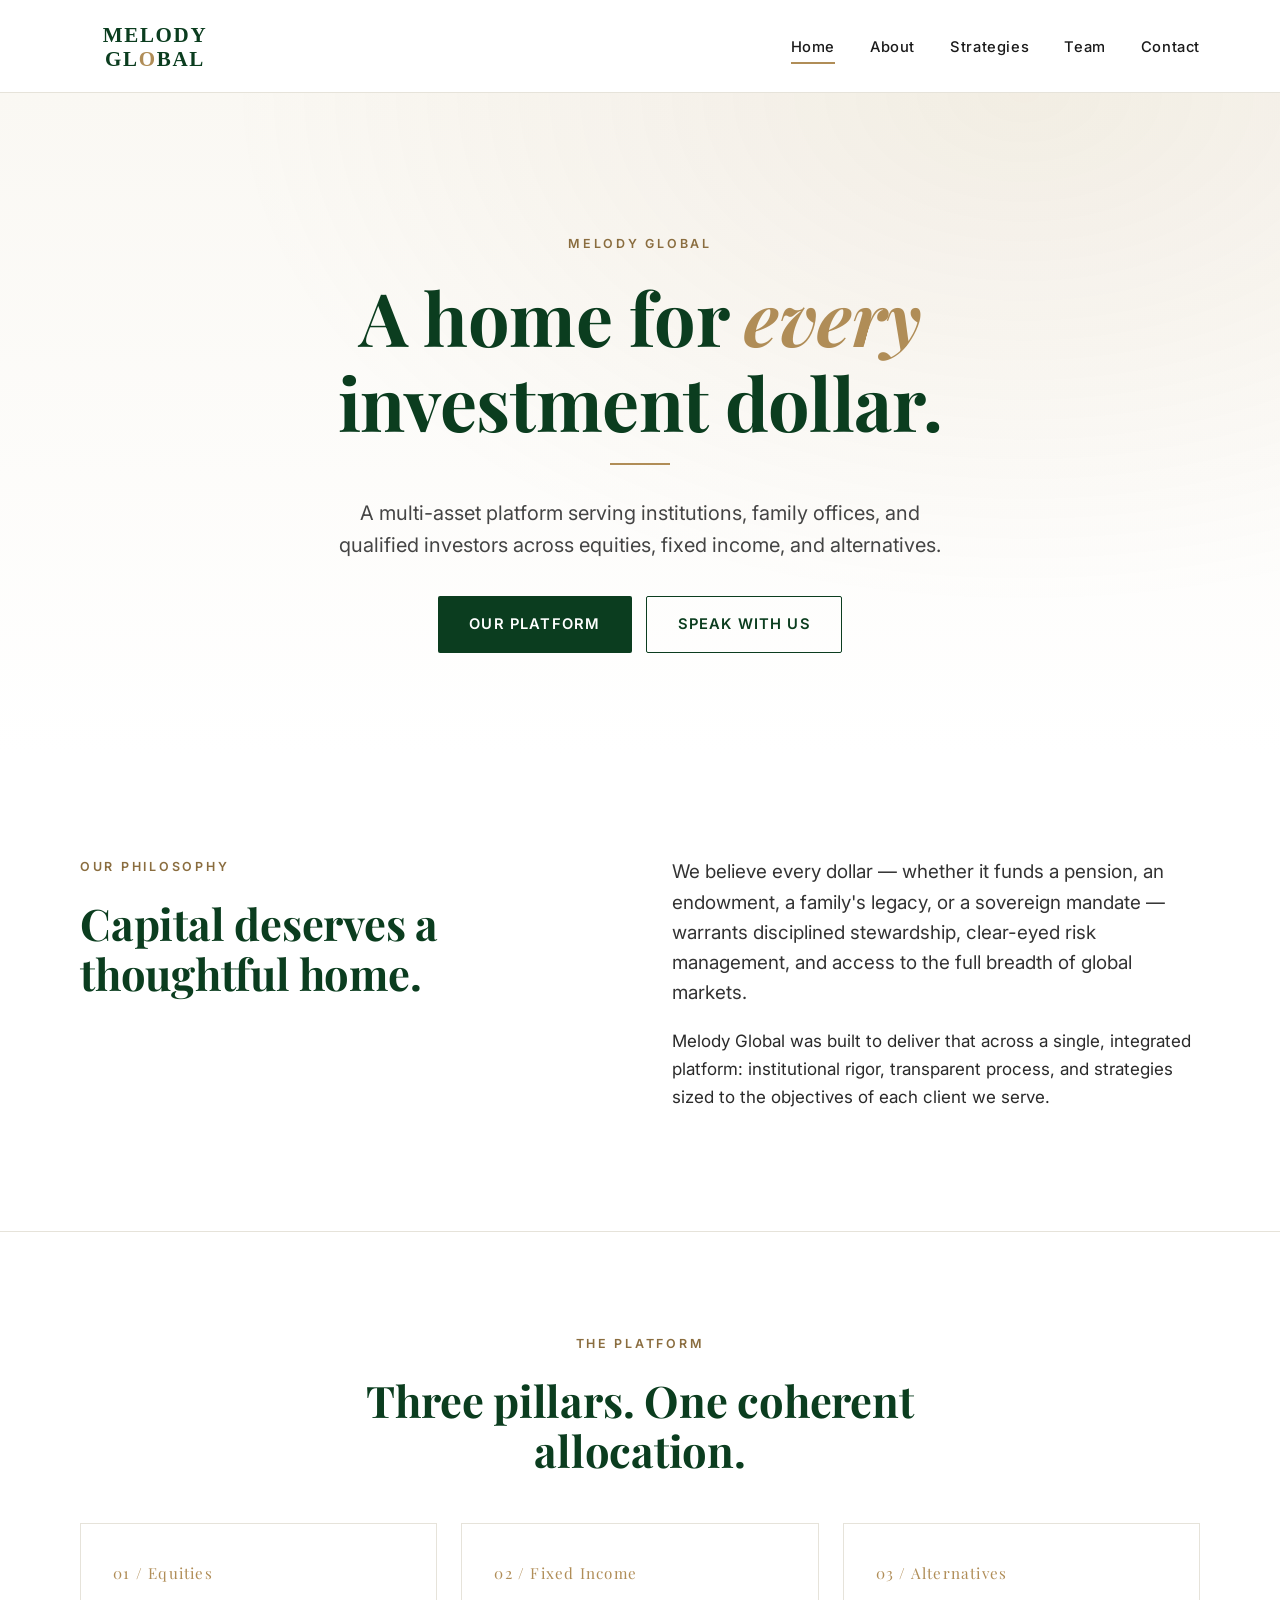
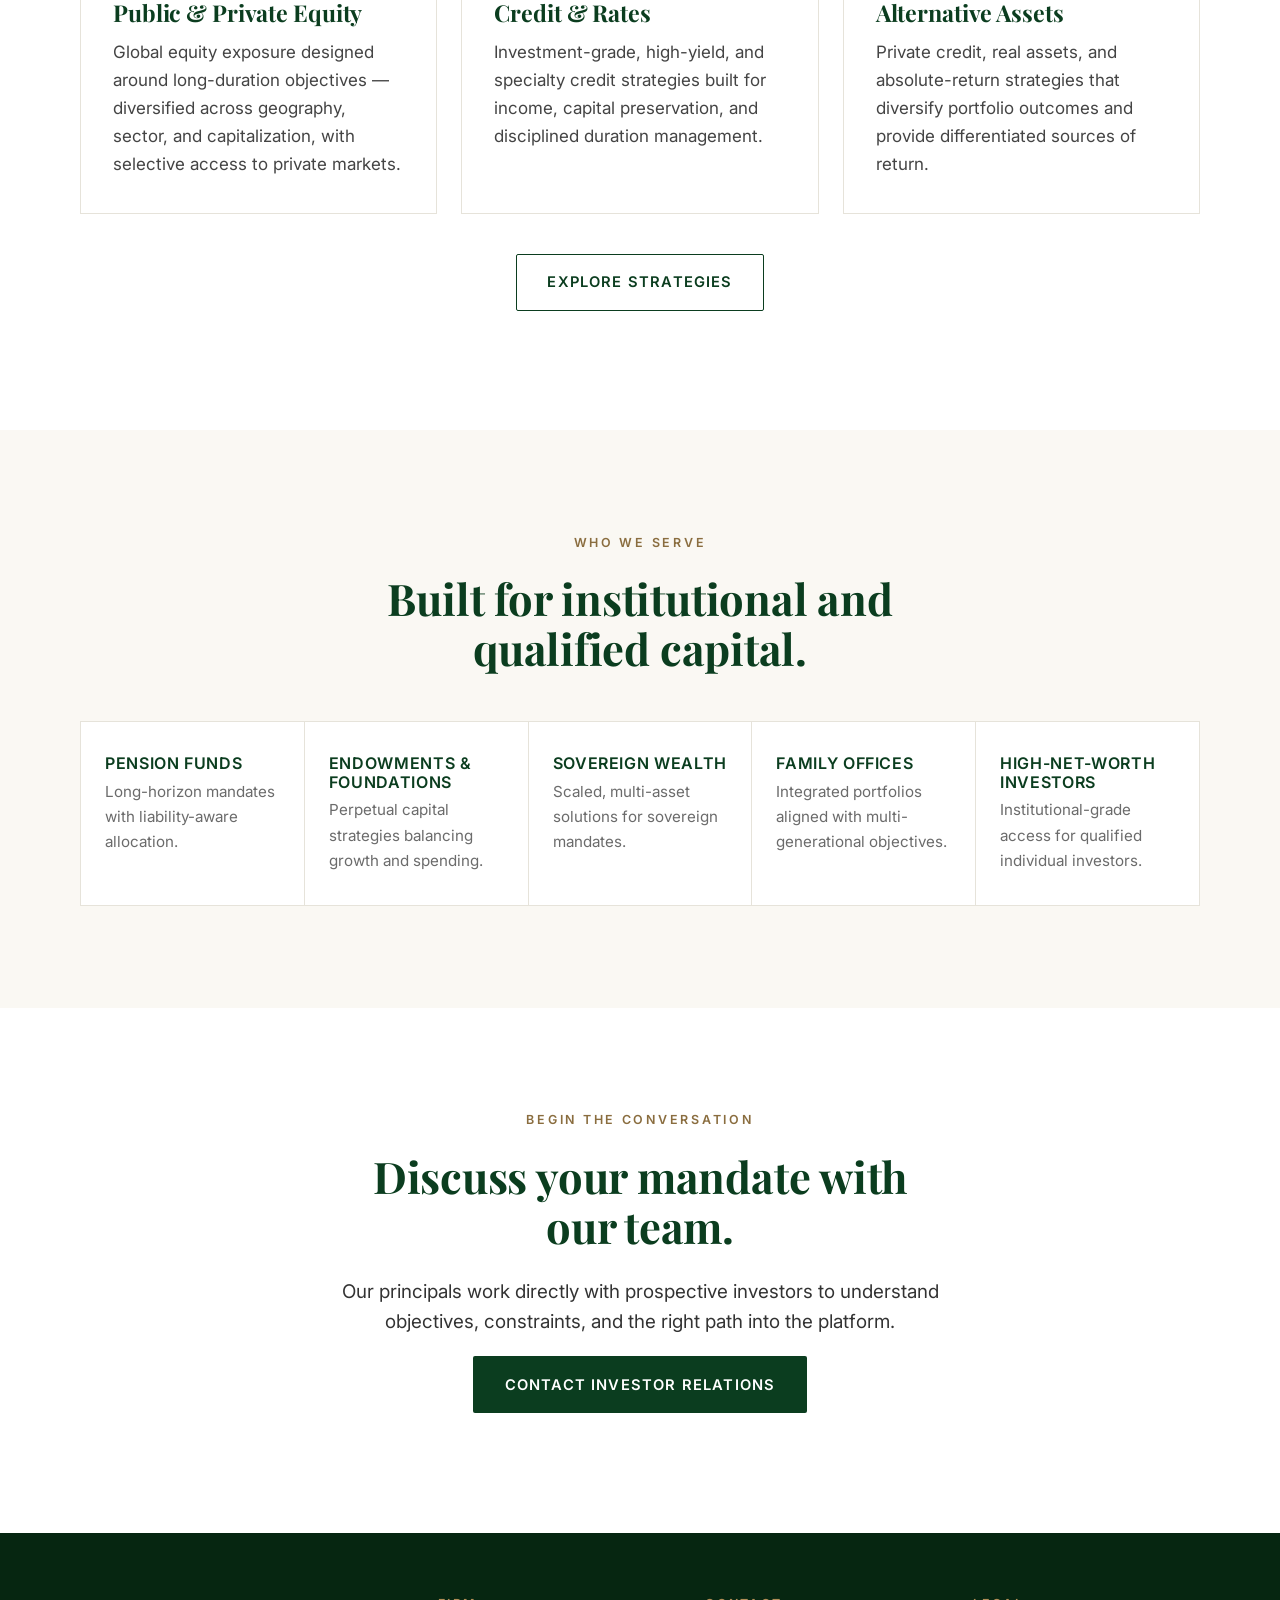
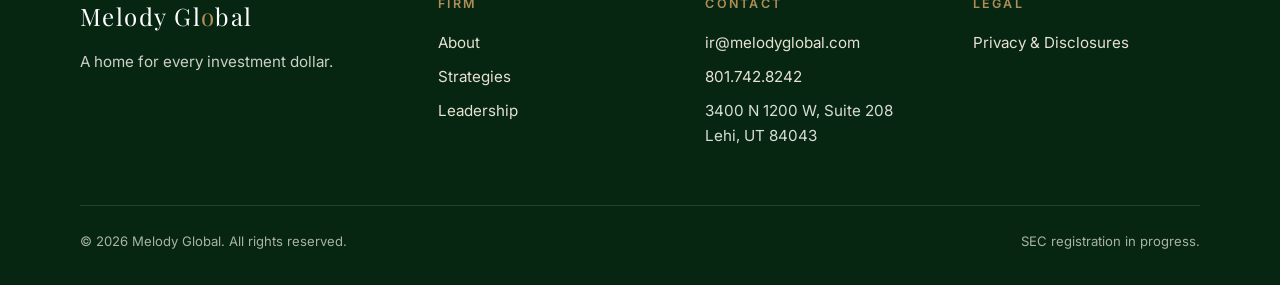
<file: index.html>
<!doctype html>
<html lang="en">
<head>
<meta charset="utf-8">
<meta name="viewport" content="width=device-width, initial-scale=1">
<title>Melody Global — A home for every investment dollar</title>
<meta name="description" content="Melody Global is an asset management firm offering institutional access to equities, fixed income, and alternative assets.">
<meta property="og:title" content="Melody Global">
<meta property="og:description" content="A home for every investment dollar.">
<meta property="og:url" content="https://melodyglobal.com/">
<meta property="og:type" content="website">
<link rel="canonical" href="https://melodyglobal.com/">
<link rel="icon" type="image/svg+xml" href="assets/logo.svg">
<link rel="preconnect" href="https://fonts.googleapis.com">
<link rel="preconnect" href="https://fonts.gstatic.com" crossorigin>
<link href="https://fonts.googleapis.com/css2?family=Inter:wght@400;500;600;700&family=Playfair+Display:ital,wght@0,500;0,700;1,500;1,700&display=swap" rel="stylesheet">
<link rel="stylesheet" href="assets/styles.css">
</head>
<body>

<header class="site-header">
  <nav class="nav" aria-label="Primary">
    <a href="index.html" class="nav__brand" aria-label="Melody Global home"><img src="assets/logo.svg" alt="Melody Global"></a>
    <button class="nav__toggle" aria-label="Toggle menu" aria-expanded="false">
      <svg width="24" height="24" viewBox="0 0 24 24" fill="none" stroke="currentColor" stroke-width="2" stroke-linecap="round"><line x1="3" y1="6" x2="21" y2="6"/><line x1="3" y1="12" x2="21" y2="12"/><line x1="3" y1="18" x2="21" y2="18"/></svg>
    </button>
    <ul class="nav__links">
      <li><a href="index.html" class="active">Home</a></li>
      <li><a href="about.html">About</a></li>
      <li><a href="strategies.html">Strategies</a></li>
      <li><a href="team.html">Team</a></li>
      <li><a href="contact.html">Contact</a></li>
    </ul>
  </nav>
</header>

<main>

  <section class="hero">
    <div class="container hero__inner">
      <p class="eyebrow">Melody Global</p>
      <h1>A home for <span class="accent">every</span> investment dollar.</h1>
      <div class="hero__rule" aria-hidden="true"></div>
      <p class="lead">A multi-asset platform serving institutions, family offices, and qualified investors across equities, fixed income, and alternatives.</p>
      <div class="btn-group">
        <a class="btn btn-primary" href="strategies.html">Our Platform</a>
        <a class="btn btn-ghost" href="contact.html">Speak With Us</a>
      </div>
    </div>
  </section>

  <section>
    <div class="container">
      <div class="two-col">
        <div>
          <p class="eyebrow">Our Philosophy</p>
          <h2>Capital deserves a thoughtful home.</h2>
        </div>
        <div>
          <p class="lead">We believe every dollar — whether it funds a pension, an endowment, a family's legacy, or a sovereign mandate — warrants disciplined stewardship, clear-eyed risk management, and access to the full breadth of global markets.</p>
          <p>Melody Global was built to deliver that across a single, integrated platform: institutional rigor, transparent process, and strategies sized to the objectives of each client we serve.</p>
        </div>
      </div>
    </div>
  </section>

  <div class="divider"></div>

  <section>
    <div class="container">
      <div style="text-align:center; max-width:640px; margin:0 auto 3rem;">
        <p class="eyebrow">The Platform</p>
        <h2>Three pillars. One coherent allocation.</h2>
      </div>
      <div class="cards">
        <article class="card">
          <span class="card__num">01 / Equities</span>
          <h3>Public &amp; Private Equity</h3>
          <p>Global equity exposure designed around long-duration objectives — diversified across geography, sector, and capitalization, with selective access to private markets.</p>
        </article>
        <article class="card">
          <span class="card__num">02 / Fixed Income</span>
          <h3>Credit &amp; Rates</h3>
          <p>Investment-grade, high-yield, and specialty credit strategies built for income, capital preservation, and disciplined duration management.</p>
        </article>
        <article class="card">
          <span class="card__num">03 / Alternatives</span>
          <h3>Alternative Assets</h3>
          <p>Private credit, real assets, and absolute-return strategies that diversify portfolio outcomes and provide differentiated sources of return.</p>
        </article>
      </div>
      <p style="text-align:center; margin-top:2.5rem;"><a class="btn btn-ghost" href="strategies.html">Explore Strategies</a></p>
    </div>
  </section>

  <section style="background:var(--paper);">
    <div class="container">
      <div style="text-align:center; max-width:640px; margin:0 auto 3rem;">
        <p class="eyebrow">Who We Serve</p>
        <h2>Built for institutional and qualified capital.</h2>
      </div>
      <div class="audience">
        <div class="audience__item">
          <h4>Pension Funds</h4>
          <p>Long-horizon mandates with liability-aware allocation.</p>
        </div>
        <div class="audience__item">
          <h4>Endowments &amp; Foundations</h4>
          <p>Perpetual capital strategies balancing growth and spending.</p>
        </div>
        <div class="audience__item">
          <h4>Sovereign Wealth</h4>
          <p>Scaled, multi-asset solutions for sovereign mandates.</p>
        </div>
        <div class="audience__item">
          <h4>Family Offices</h4>
          <p>Integrated portfolios aligned with multi-generational objectives.</p>
        </div>
        <div class="audience__item">
          <h4>High-Net-Worth Investors</h4>
          <p>Institutional-grade access for qualified individual investors.</p>
        </div>
      </div>
    </div>
  </section>

  <section>
    <div class="container" style="text-align:center; max-width:680px;">
      <p class="eyebrow">Begin the Conversation</p>
      <h2>Discuss your mandate with our team.</h2>
      <p class="lead">Our principals work directly with prospective investors to understand objectives, constraints, and the right path into the platform.</p>
      <p><a class="btn btn-primary" href="contact.html">Contact Investor Relations</a></p>
    </div>
  </section>

</main>

<footer class="site-footer">
  <div class="container">
    <div class="footer-grid">
      <div class="footer__brand">
        <p class="mark">Melody Gl<span>o</span>bal</p>
        <p>A home for every investment dollar.</p>
      </div>
      <div>
        <h4>Firm</h4>
        <ul>
          <li><a href="about.html">About</a></li>
          <li><a href="strategies.html">Strategies</a></li>
          <li><a href="team.html">Leadership</a></li>
        </ul>
      </div>
      <div>
        <h4>Contact</h4>
        <ul>
          <li><a href="mailto:ir@melodyglobal.com">ir@melodyglobal.com</a></li>
          <li><a href="tel:+18017428242">801.742.8242</a></li>
          <li>3400 N 1200 W, Suite 208<br>Lehi, UT 84043</li>
        </ul>
      </div>
      <div>
        <h4>Legal</h4>
        <ul>
          <li><a href="disclosures.html">Privacy & Disclosures</a></li>
        </ul>
      </div>
    </div>
    <div class="footer-bottom">
      <span>© 2026 Melody Global. All rights reserved.</span>
      <span>SEC registration in progress.</span>
    </div>
  </div>
</footer>

<script src="assets/main.js"></script>
</body>
</html>
</file>
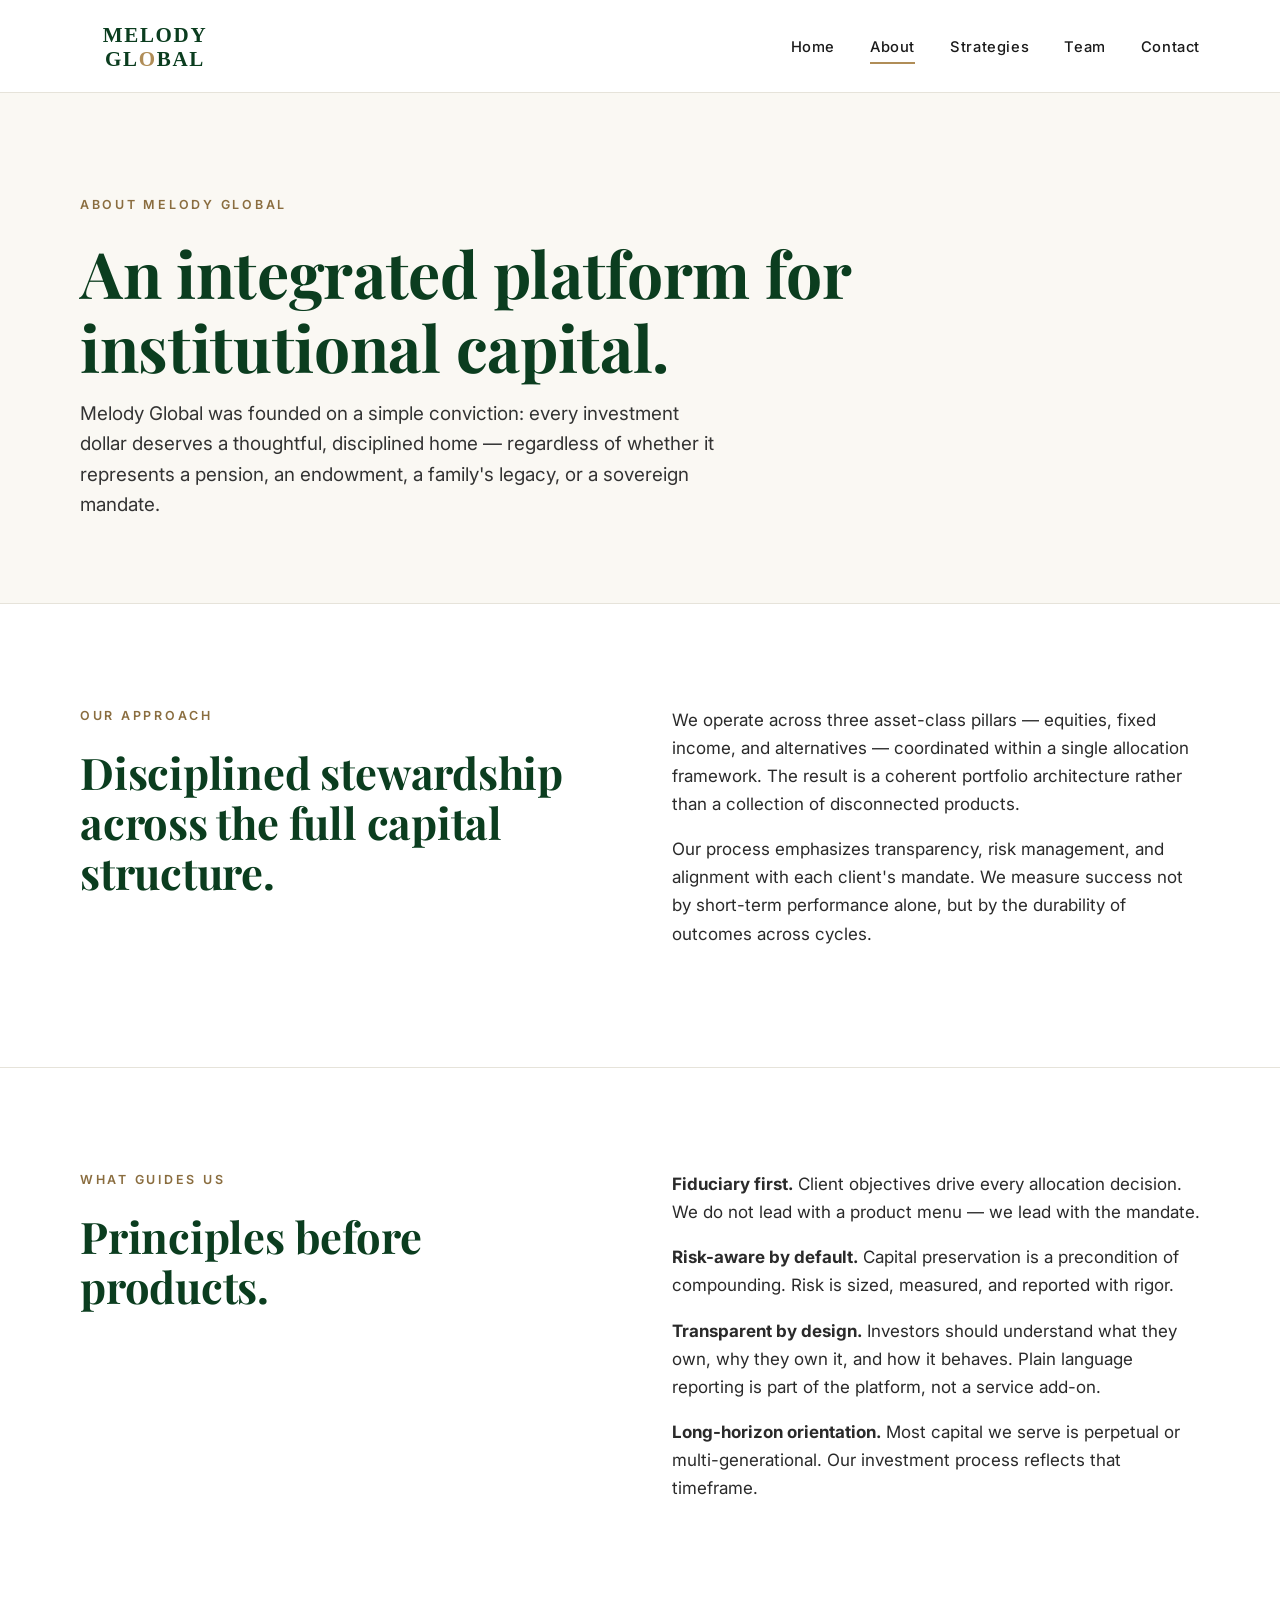
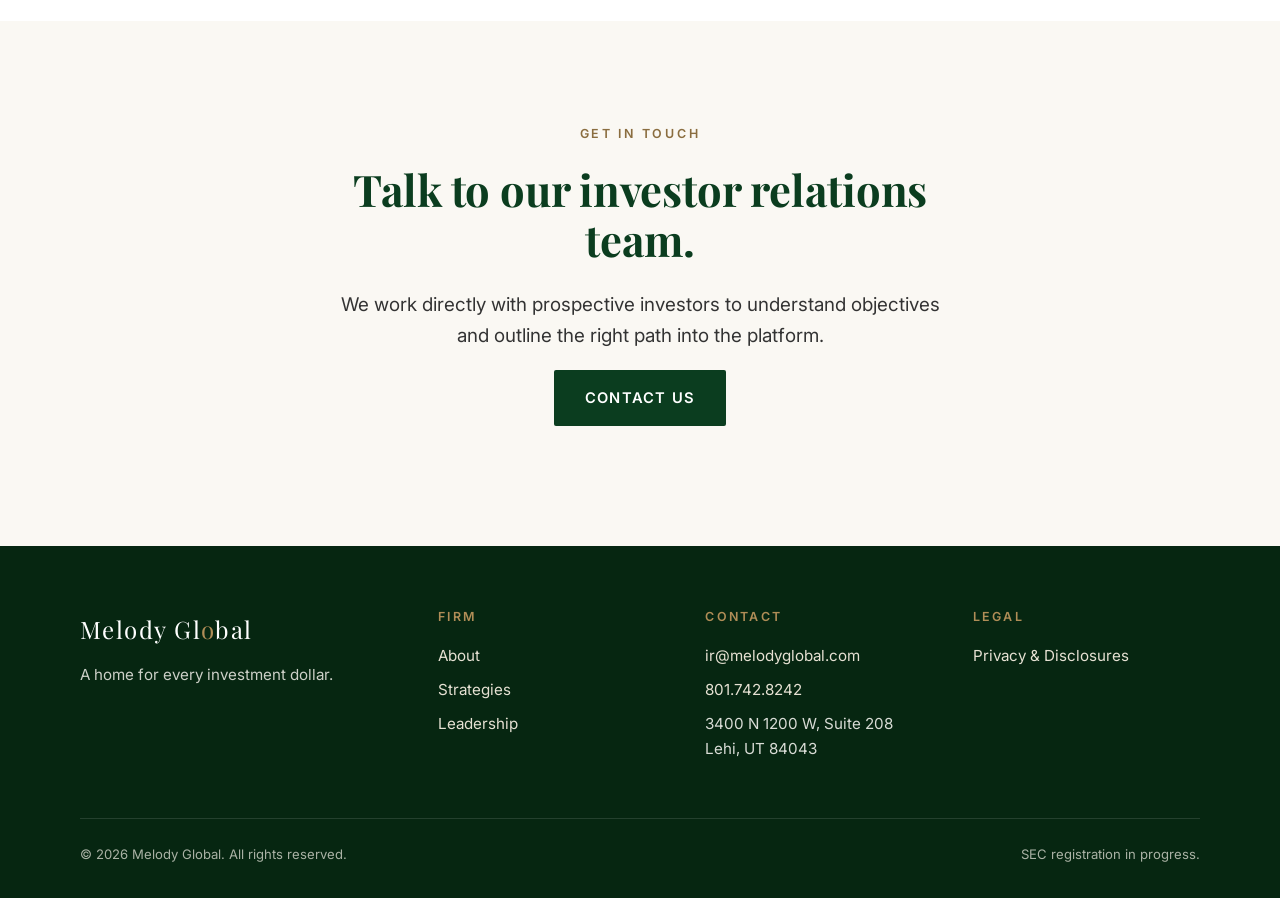
<file: about.html>
<!doctype html>
<html lang="en">
<head>
<meta charset="utf-8">
<meta name="viewport" content="width=device-width, initial-scale=1">
<title>About — Melody Global</title>
<meta name="description" content="Melody Global is a multi-asset investment platform serving institutional and qualified investors with disciplined, transparent stewardship of capital.">
<link rel="canonical" href="https://melodyglobal.com/about.html">
<link rel="icon" type="image/svg+xml" href="assets/logo.svg">
<link rel="preconnect" href="https://fonts.googleapis.com">
<link rel="preconnect" href="https://fonts.gstatic.com" crossorigin>
<link href="https://fonts.googleapis.com/css2?family=Inter:wght@400;500;600;700&family=Playfair+Display:ital,wght@0,500;0,700;1,500;1,700&display=swap" rel="stylesheet">
<link rel="stylesheet" href="assets/styles.css">
</head>
<body>

<header class="site-header">
  <nav class="nav" aria-label="Primary">
    <a href="index.html" class="nav__brand" aria-label="Melody Global home"><img src="assets/logo.svg" alt="Melody Global"></a>
    <button class="nav__toggle" aria-label="Toggle menu" aria-expanded="false">
      <svg width="24" height="24" viewBox="0 0 24 24" fill="none" stroke="currentColor" stroke-width="2" stroke-linecap="round"><line x1="3" y1="6" x2="21" y2="6"/><line x1="3" y1="12" x2="21" y2="12"/><line x1="3" y1="18" x2="21" y2="18"/></svg>
    </button>
    <ul class="nav__links">
      <li><a href="index.html">Home</a></li>
      <li><a href="about.html" class="active">About</a></li>
      <li><a href="strategies.html">Strategies</a></li>
      <li><a href="team.html">Team</a></li>
      <li><a href="contact.html">Contact</a></li>
    </ul>
  </nav>
</header>

<main>

  <section class="page-header">
    <div class="container">
      <div class="page-header__inner">
        <p class="eyebrow">About Melody Global</p>
        <h1>An integrated platform for institutional capital.</h1>
        <p class="lead">Melody Global was founded on a simple conviction: every investment dollar deserves a thoughtful, disciplined home — regardless of whether it represents a pension, an endowment, a family's legacy, or a sovereign mandate.</p>
      </div>
    </div>
  </section>

  <section>
    <div class="container">
      <div class="two-col">
        <div>
          <p class="eyebrow">Our Approach</p>
          <h2>Disciplined stewardship across the full capital structure.</h2>
        </div>
        <div>
          <p>We operate across three asset-class pillars — equities, fixed income, and alternatives — coordinated within a single allocation framework. The result is a coherent portfolio architecture rather than a collection of disconnected products.</p>
          <p>Our process emphasizes transparency, risk management, and alignment with each client's mandate. We measure success not by short-term performance alone, but by the durability of outcomes across cycles.</p>
        </div>
      </div>
    </div>
  </section>

  <div class="divider"></div>

  <section>
    <div class="container">
      <div class="two-col">
        <div>
          <p class="eyebrow">What Guides Us</p>
          <h2>Principles before products.</h2>
        </div>
        <div>
          <p><strong>Fiduciary first.</strong> Client objectives drive every allocation decision. We do not lead with a product menu — we lead with the mandate.</p>
          <p><strong>Risk-aware by default.</strong> Capital preservation is a precondition of compounding. Risk is sized, measured, and reported with rigor.</p>
          <p><strong>Transparent by design.</strong> Investors should understand what they own, why they own it, and how it behaves. Plain language reporting is part of the platform, not a service add-on.</p>
          <p><strong>Long-horizon orientation.</strong> Most capital we serve is perpetual or multi-generational. Our investment process reflects that timeframe.</p>
        </div>
      </div>
    </div>
  </section>

  <section style="background:var(--paper);">
    <div class="container" style="text-align:center; max-width:680px;">
      <p class="eyebrow">Get In Touch</p>
      <h2>Talk to our investor relations team.</h2>
      <p class="lead">We work directly with prospective investors to understand objectives and outline the right path into the platform.</p>
      <p><a class="btn btn-primary" href="contact.html">Contact Us</a></p>
    </div>
  </section>

</main>

<footer class="site-footer">
  <div class="container">
    <div class="footer-grid">
      <div class="footer__brand">
        <p class="mark">Melody Gl<span>o</span>bal</p>
        <p>A home for every investment dollar.</p>
      </div>
      <div>
        <h4>Firm</h4>
        <ul>
          <li><a href="about.html">About</a></li>
          <li><a href="strategies.html">Strategies</a></li>
          <li><a href="team.html">Leadership</a></li>
        </ul>
      </div>
      <div>
        <h4>Contact</h4>
        <ul>
          <li><a href="mailto:ir@melodyglobal.com">ir@melodyglobal.com</a></li>
          <li><a href="tel:+18017428242">801.742.8242</a></li>
          <li>3400 N 1200 W, Suite 208<br>Lehi, UT 84043</li>
        </ul>
      </div>
      <div>
        <h4>Legal</h4>
        <ul>
          <li><a href="disclosures.html">Privacy & Disclosures</a></li>
        </ul>
      </div>
    </div>
    <div class="footer-bottom">
      <span>© 2026 Melody Global. All rights reserved.</span>
      <span>SEC registration in progress.</span>
    </div>
  </div>
</footer>

<script src="assets/main.js"></script>
</body>
</html>
</file>
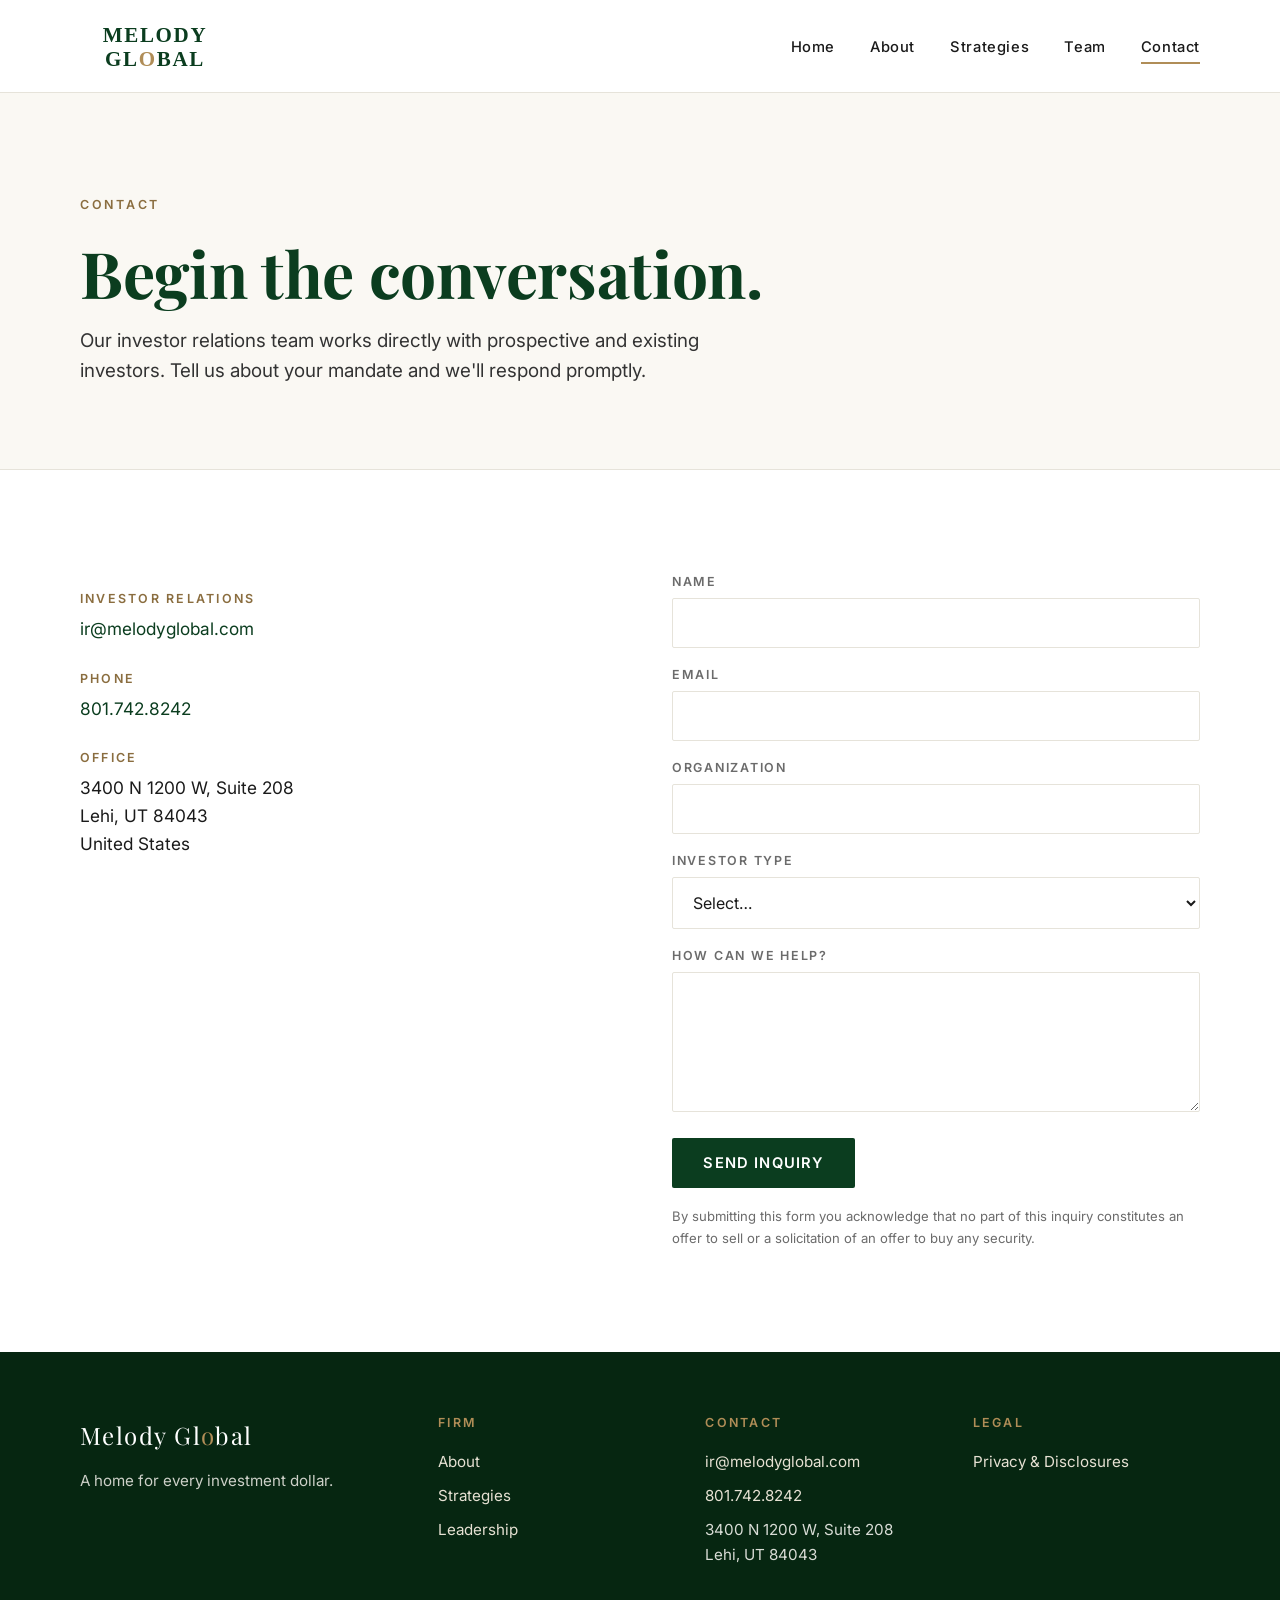
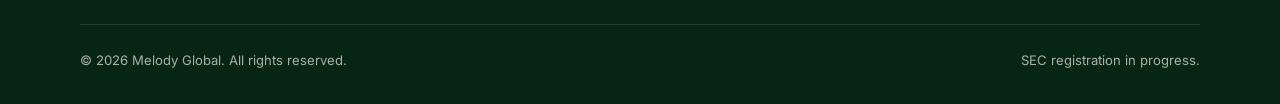
<file: contact.html>
<!doctype html>
<html lang="en">
<head>
<meta charset="utf-8">
<meta name="viewport" content="width=device-width, initial-scale=1">
<title>Contact — Melody Global</title>
<meta name="description" content="Contact Melody Global investor relations. We work directly with institutional and qualified investors.">
<link rel="canonical" href="https://melodyglobal.com/contact.html">
<link rel="icon" type="image/svg+xml" href="assets/logo.svg">
<link rel="preconnect" href="https://fonts.googleapis.com">
<link rel="preconnect" href="https://fonts.gstatic.com" crossorigin>
<link href="https://fonts.googleapis.com/css2?family=Inter:wght@400;500;600;700&family=Playfair+Display:ital,wght@0,500;0,700;1,500;1,700&display=swap" rel="stylesheet">
<link rel="stylesheet" href="assets/styles.css">
<style>
  .thank-you {
    display: flex;
    flex-direction: column;
    justify-content: center;
    min-height: 360px;
    animation: fadeUp 0.5s ease forwards;
  }
  .thank-you h2 {
    font-family: 'Playfair Display', serif;
    font-size: 2rem;
    font-weight: 500;
    color: var(--heading, #003300);
    margin-bottom: 1rem;
  }
  .thank-you p {
    font-size: 1.05rem;
    color: #555;
    line-height: 1.7;
    max-width: 440px;
  }
  .check-icon {
    width: 56px;
    height: 56px;
    border-radius: 50%;
    background: #003300;
    display: flex;
    align-items: center;
    justify-content: center;
    margin-bottom: 1.5rem;
  }
  .check-icon svg {
    width: 28px;
    height: 28px;
    stroke: #fff;
  }
  .form-error {
    background: #fef2f2;
    border: 1px solid #fecaca;
    color: #991b1b;
    padding: 0.75rem 1rem;
    border-radius: 6px;
    font-size: 0.88rem;
    margin-bottom: 1rem;
    display: none;
  }
  .btn:disabled {
    opacity: 0.6;
    cursor: not-allowed;
  }
  @keyframes fadeUp {
    from { opacity: 0; transform: translateY(16px); }
    to { opacity: 1; transform: translateY(0); }
  }
</style>
</head>
<body>

<header class="site-header">
  <nav class="nav" aria-label="Primary">
    <a href="index.html" class="nav__brand" aria-label="Melody Global home"><img src="assets/logo.svg" alt="Melody Global"></a>
    <button class="nav__toggle" aria-label="Toggle menu" aria-expanded="false">
      <svg width="24" height="24" viewBox="0 0 24 24" fill="none" stroke="currentColor" stroke-width="2" stroke-linecap="round"><line x1="3" y1="6" x2="21" y2="6"/><line x1="3" y1="12" x2="21" y2="12"/><line x1="3" y1="18" x2="21" y2="18"/></svg>
    </button>
    <ul class="nav__links">
      <li><a href="index.html">Home</a></li>
      <li><a href="about.html">About</a></li>
      <li><a href="strategies.html">Strategies</a></li>
      <li><a href="team.html">Team</a></li>
      <li><a href="contact.html" class="active">Contact</a></li>
    </ul>
  </nav>
</header>

<main>

  <section class="page-header">
    <div class="container">
      <div class="page-header__inner">
        <p class="eyebrow">Contact</p>
        <h1>Begin the conversation.</h1>
        <p class="lead">Our investor relations team works directly with prospective and existing investors. Tell us about your mandate and we'll respond promptly.</p>
      </div>
    </div>
  </section>

  <section>
    <div class="container">
      <div class="contact-grid">

        <div>
          <dl class="contact-info">
            <dt>Investor Relations</dt>
            <dd><a href="mailto:ir@melodyglobal.com">ir@melodyglobal.com</a></dd>

            <dt>Phone</dt>
            <dd><a href="tel:+18017428242">801.742.8242</a></dd>

            <dt>Office</dt>
            <dd>
              3400 N 1200 W, Suite 208<br>
              Lehi, UT 84043<br>
              United States
            </dd>
          </dl>
        </div>

        <div id="formColumn">
          <div id="formError" class="form-error"></div>
          <form id="contactForm" class="form-grid" aria-label="Investor inquiry form">
            <div>
              <label for="name">Name</label>
              <input id="name" name="name" type="text" required autocomplete="name">
            </div>
            <div>
              <label for="email">Email</label>
              <input id="email" name="email" type="email" required autocomplete="email">
            </div>
            <div>
              <label for="organization">Organization</label>
              <input id="organization" name="organization" type="text" autocomplete="organization">
            </div>
            <div>
              <label for="investor-type">Investor type</label>
              <select id="investor-type" name="investor-type">
                <option value="">Select…</option>
                <option>Pension fund</option>
                <option>Endowment / Foundation</option>
                <option>Sovereign wealth</option>
                <option>Family office</option>
                <option>High-net-worth individual</option>
                <option>Other</option>
              </select>
            </div>
            <div>
              <label for="message">How can we help?</label>
              <textarea id="message" name="message" required></textarea>
            </div>
            <div>
              <button id="submitBtn" class="btn btn-primary" type="submit">Send Inquiry</button>
            </div>
            <p style="font-size:0.82rem; color:var(--muted); margin:0;">By submitting this form you acknowledge that no part of this inquiry constitutes an offer to sell or a solicitation of an offer to buy any security.</p>
          </form>
        </div>

      </div>
    </div>
  </section>

</main>

<footer class="site-footer">
  <div class="container">
    <div class="footer-grid">
      <div class="footer__brand">
        <p class="mark">Melody Gl<span>o</span>bal</p>
        <p>A home for every investment dollar.</p>
      </div>
      <div>
        <h4>Firm</h4>
        <ul>
          <li><a href="about.html">About</a></li>
          <li><a href="strategies.html">Strategies</a></li>
          <li><a href="team.html">Leadership</a></li>
        </ul>
      </div>
      <div>
        <h4>Contact</h4>
        <ul>
          <li><a href="mailto:ir@melodyglobal.com">ir@melodyglobal.com</a></li>
          <li><a href="tel:+18017428242">801.742.8242</a></li>
          <li>3400 N 1200 W, Suite 208<br>Lehi, UT 84043</li>
        </ul>
      </div>
      <div>
        <h4>Legal</h4>
        <ul>
          <li><a href="disclosures.html">Privacy & Disclosures</a></li>
        </ul>
      </div>
    </div>
    <div class="footer-bottom">
      <span>© 2026 Melody Global. All rights reserved.</span>
      <span>SEC registration in progress.</span>
    </div>
  </div>
</footer>

<script src="assets/main.js"></script>
<script>

const FORMSPREE_ENDPOINT = 'https://formspree.io/f/xeeyaezq';

const form = document.getElementById('contactForm');
const formColumn = document.getElementById('formColumn');
const submitBtn = document.getElementById('submitBtn');
const formError = document.getElementById('formError');

form.addEventListener('submit', async function(e) {
  e.preventDefault();
  formError.style.display = 'none';
  submitBtn.disabled = true;
  submitBtn.textContent = 'Sending\u2026';

  const formData = new FormData(form);

  try {
    const response = await fetch(FORMSPREE_ENDPOINT, {
      method: 'POST',
      body: formData,
      headers: { 'Accept': 'application/json' }
    });

    if (response.ok) {
      formColumn.innerHTML =
        '<div class="thank-you">' +
          '<div class="check-icon">' +
            '<svg viewBox="0 0 24 24" fill="none" stroke="currentColor" stroke-width="2.5" stroke-linecap="round" stroke-linejoin="round">' +
              '<polyline points="20 6 9 17 4 12"></polyline>' +
            '</svg>' +
          '</div>' +
          '<h2>Thank you.</h2>' +
          '<p>Your inquiry has been received. A member of our investor relations team will be in touch shortly.</p>' +
          '<p style="margin-top:1.5rem; font-size:0.9rem; color:#888;">' +
            'In the meantime, feel free to reach us directly at ' +
            '<a href="mailto:ir@melodyglobal.com" style="color:#003300;">ir@melodyglobal.com</a> or ' +
            '<a href="tel:+18017428242" style="color:#003300;">801.742.8242</a>.' +
          '</p>' +
        '</div>';
    } else {
      var data = await response.json();
      throw new Error(data.error || 'Submission failed');
    }
  } catch (err) {
    formError.textContent = 'Something went wrong. Please try again or email us directly at ir@melodyglobal.com.';
    formError.style.display = 'block';
    submitBtn.disabled = false;
    submitBtn.textContent = 'Send Inquiry';
  }
});
</script>
</body>
</html>
</file>
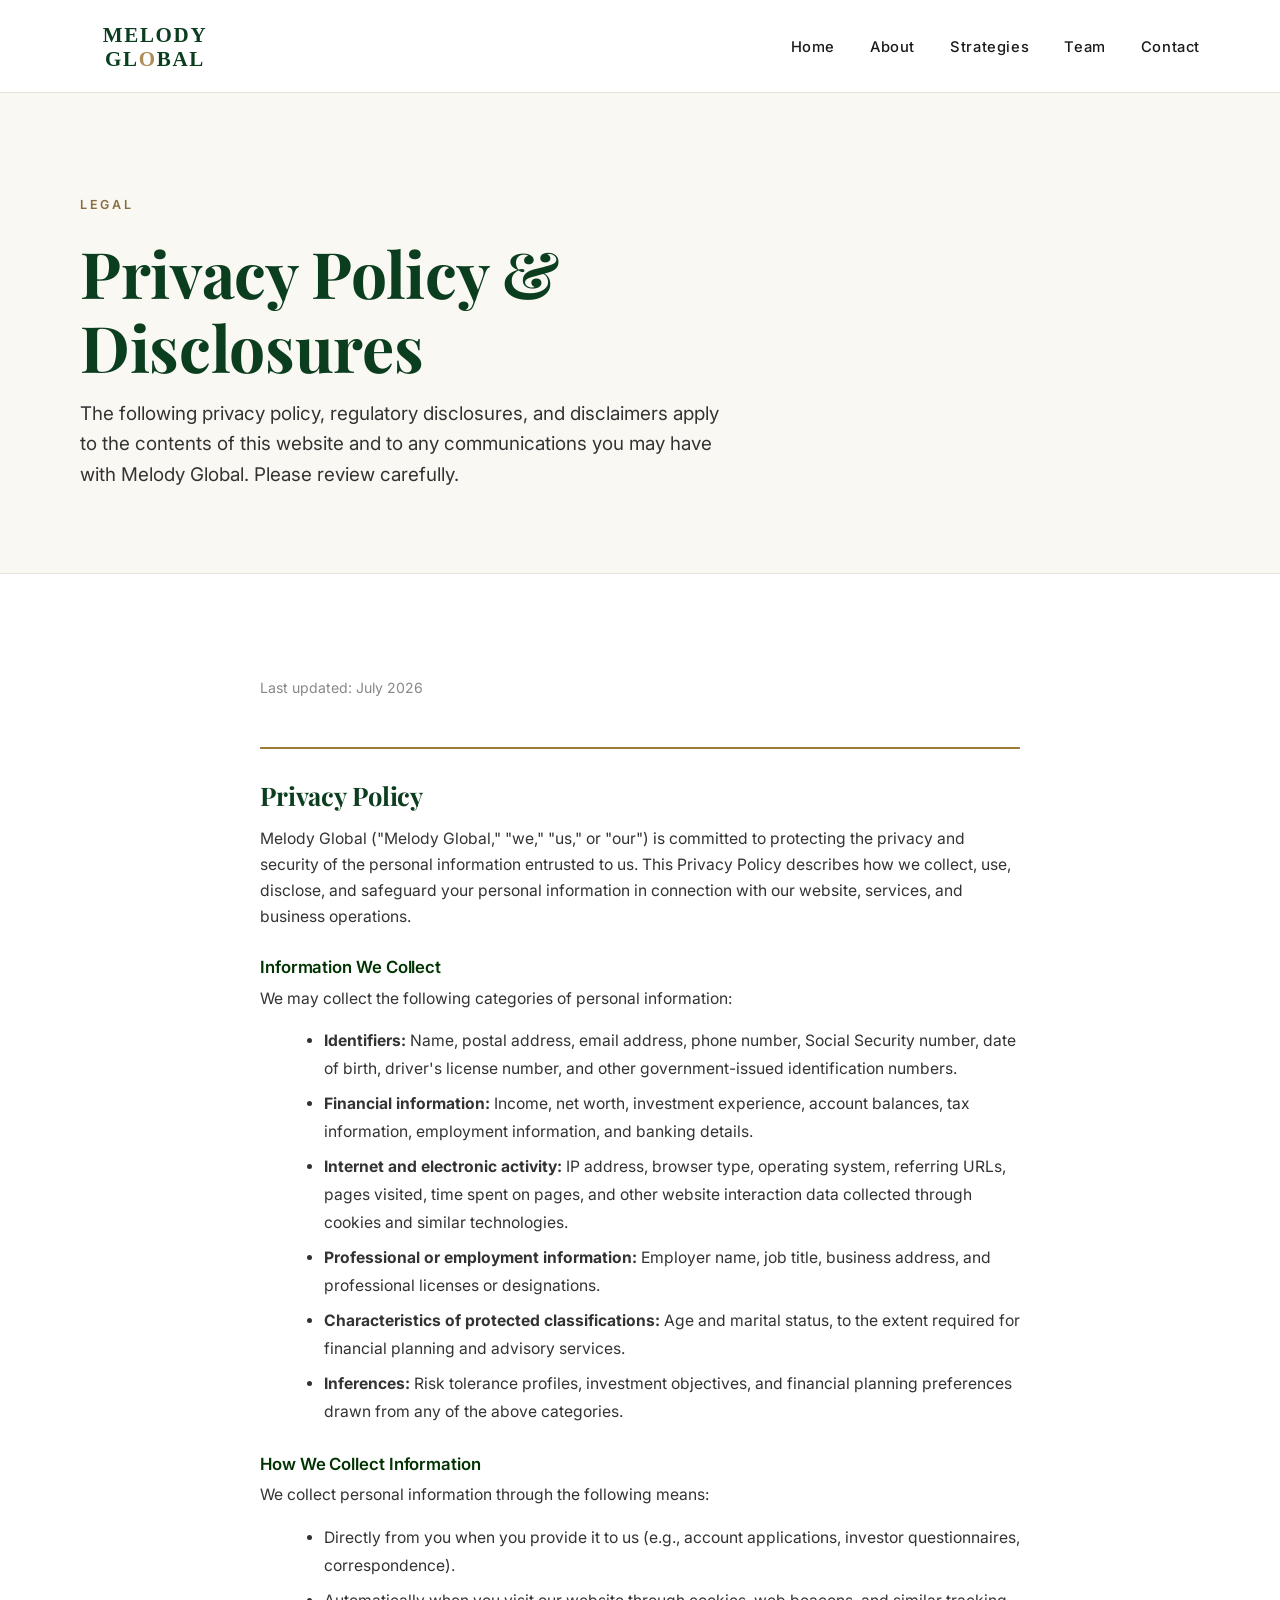
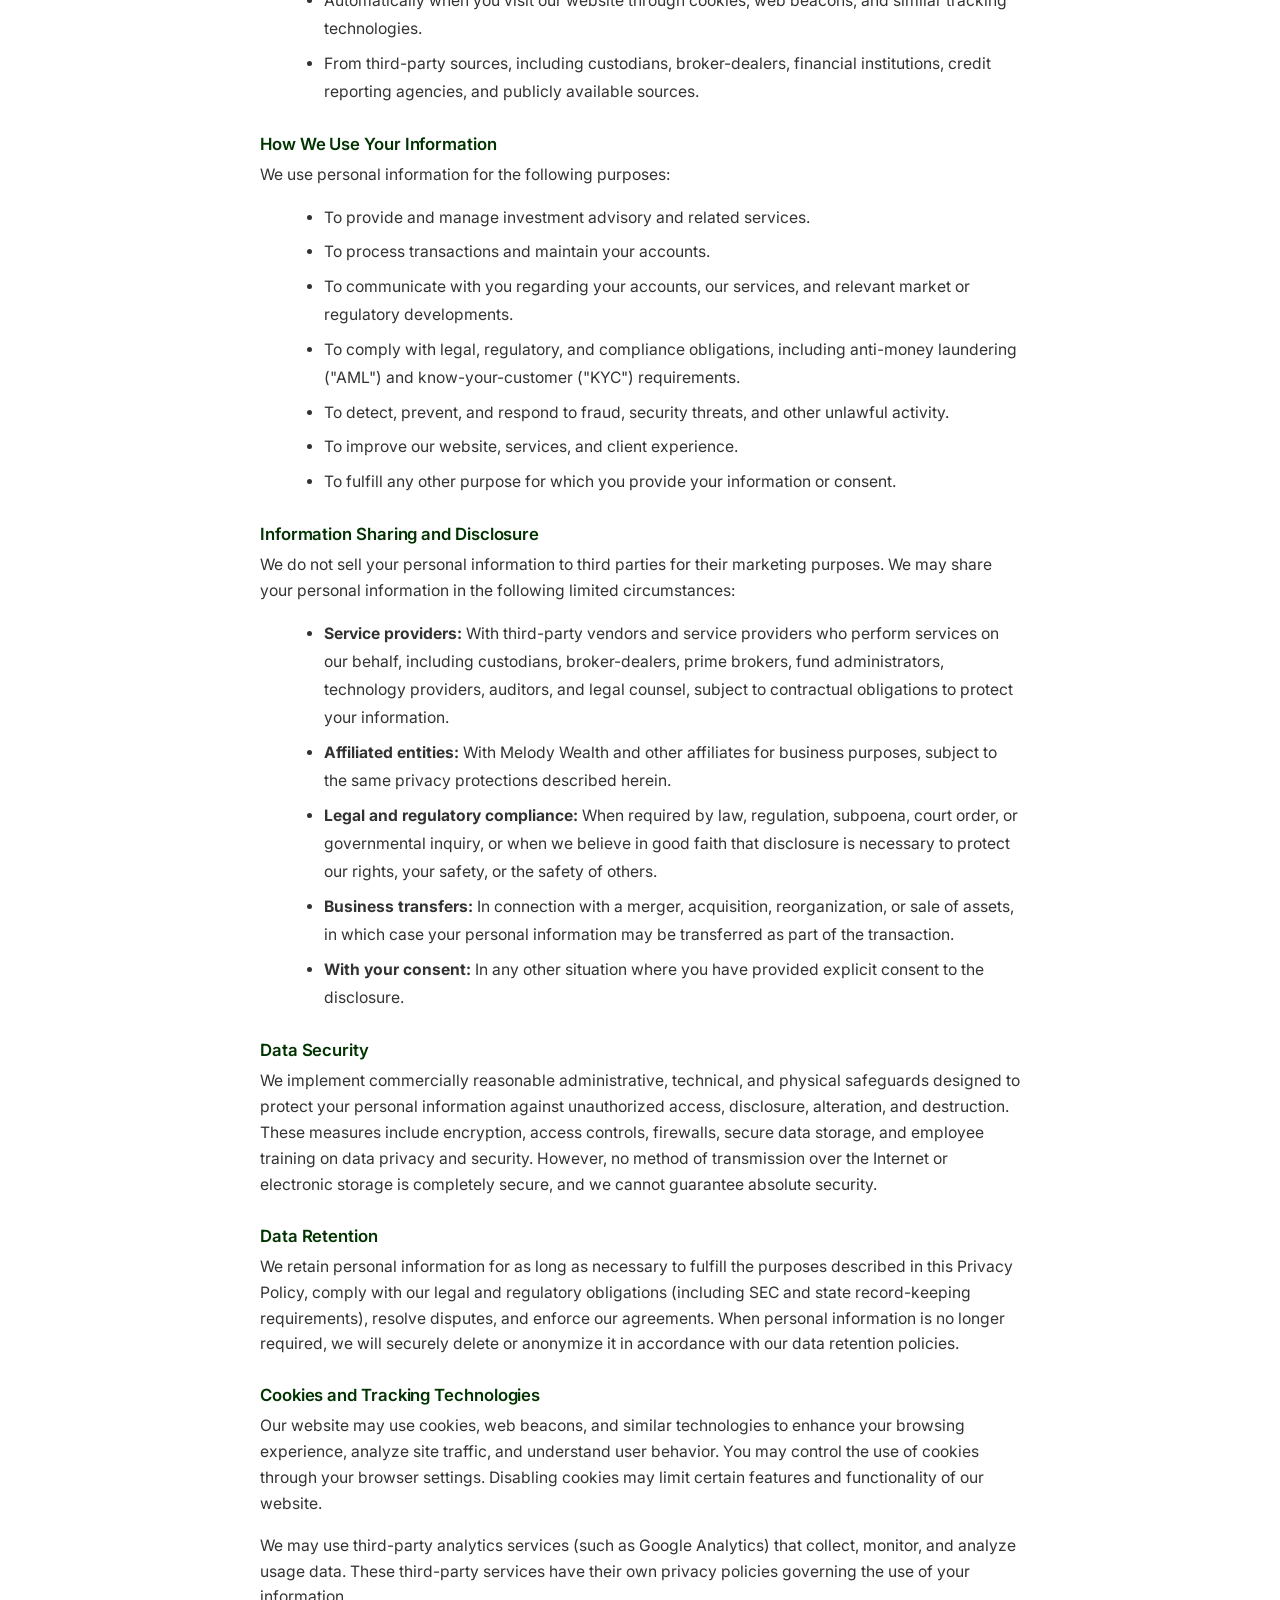
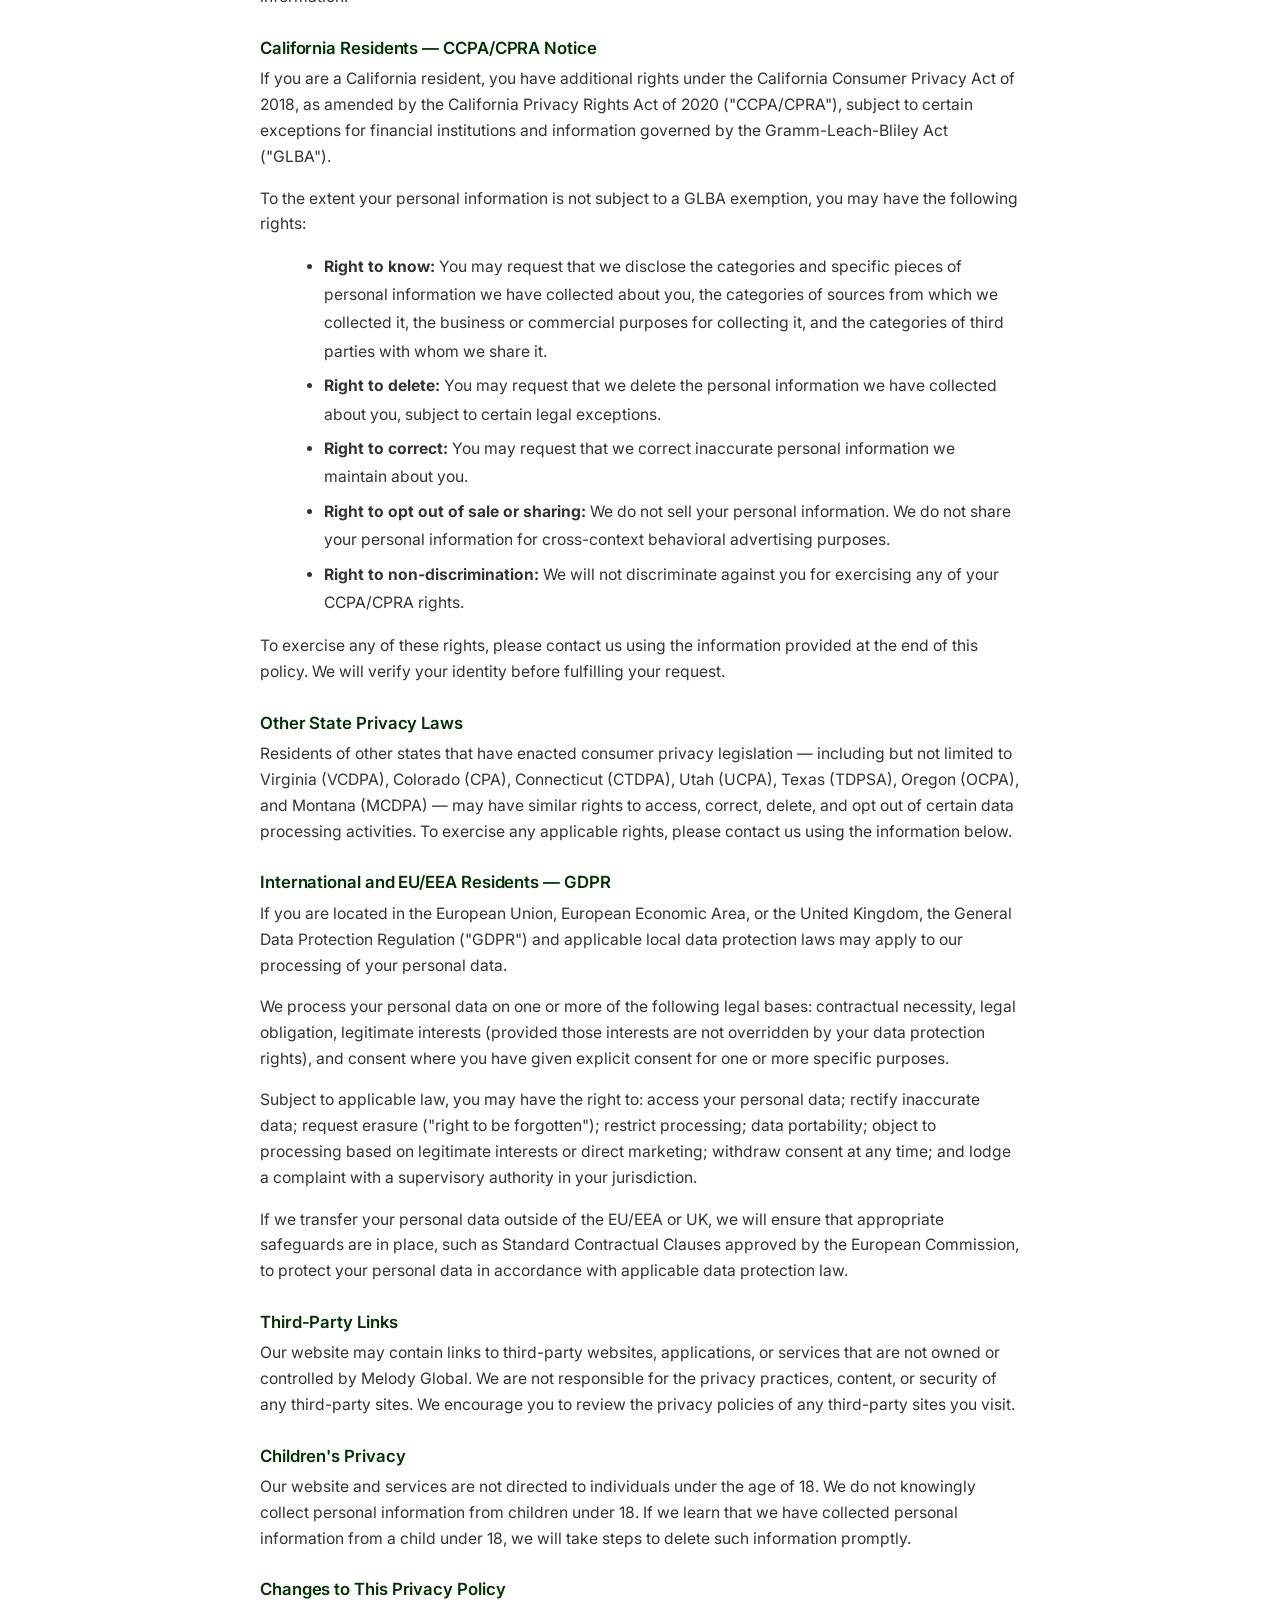
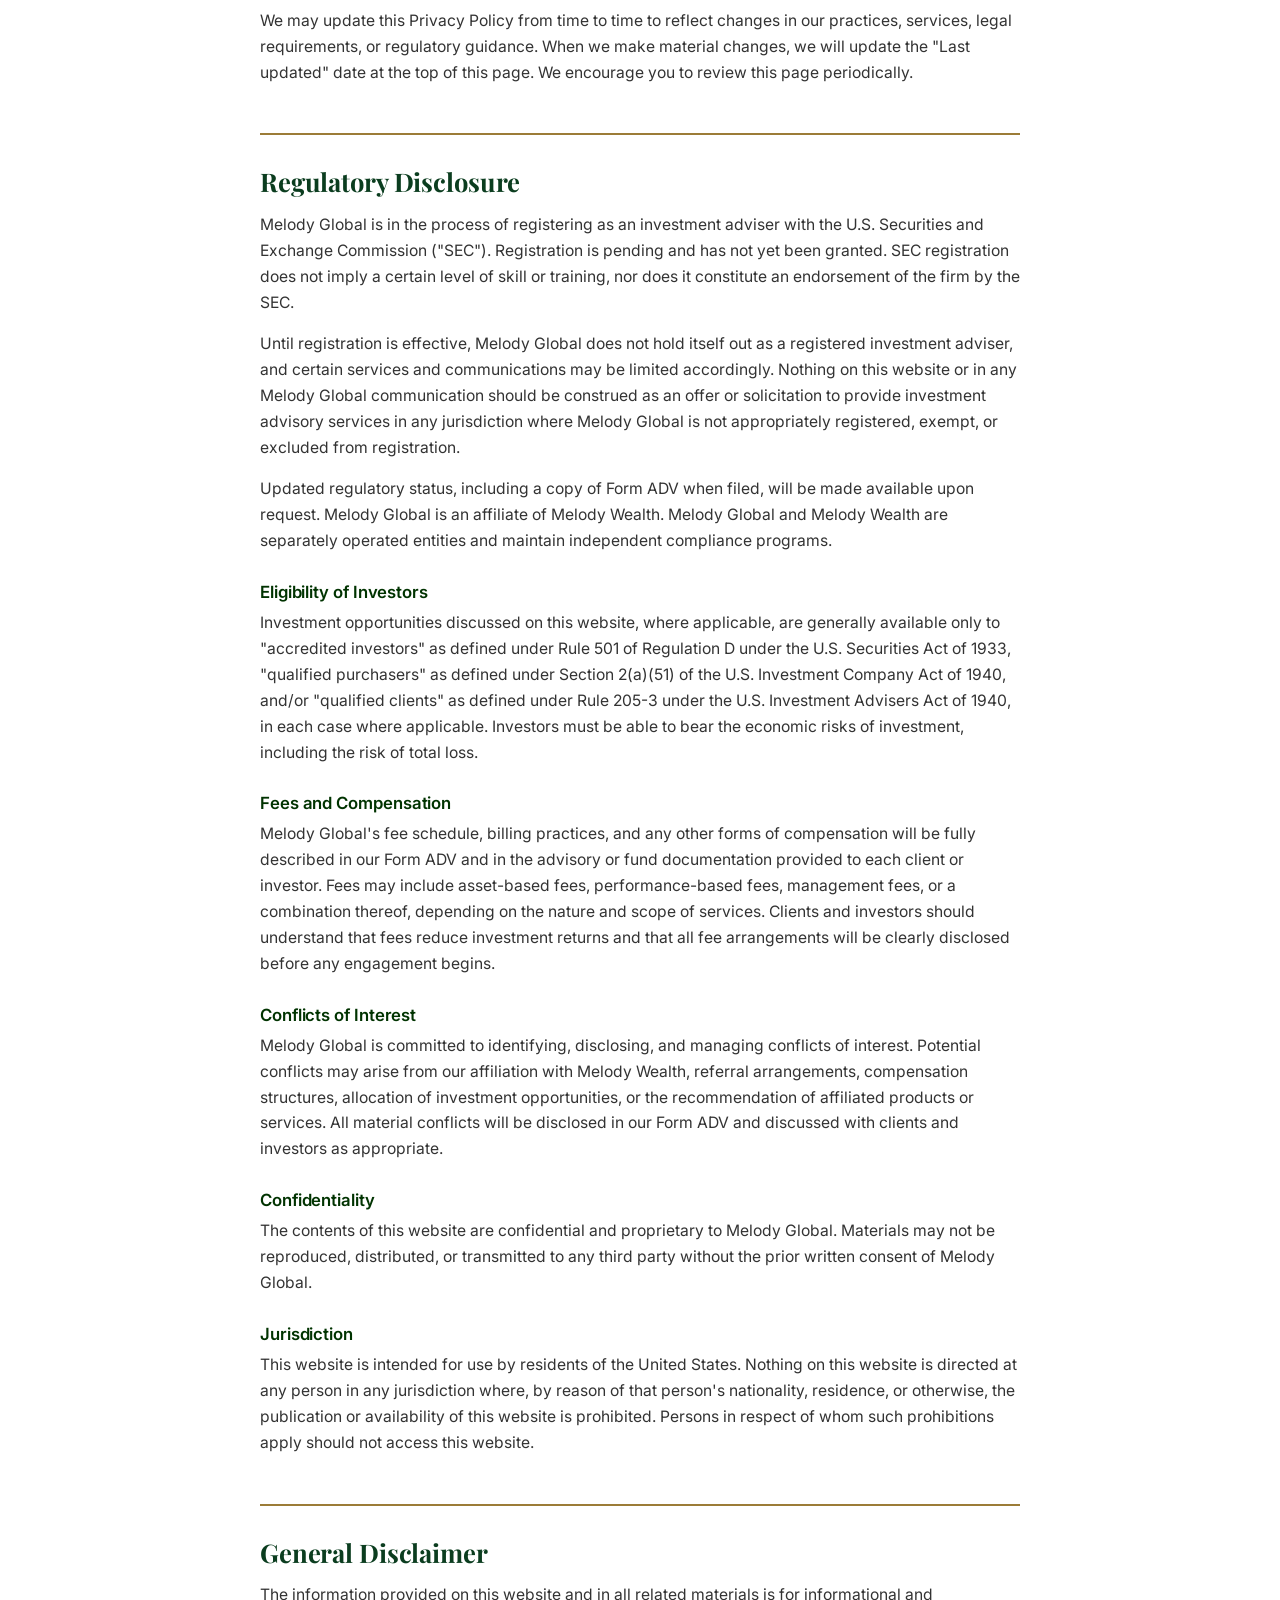
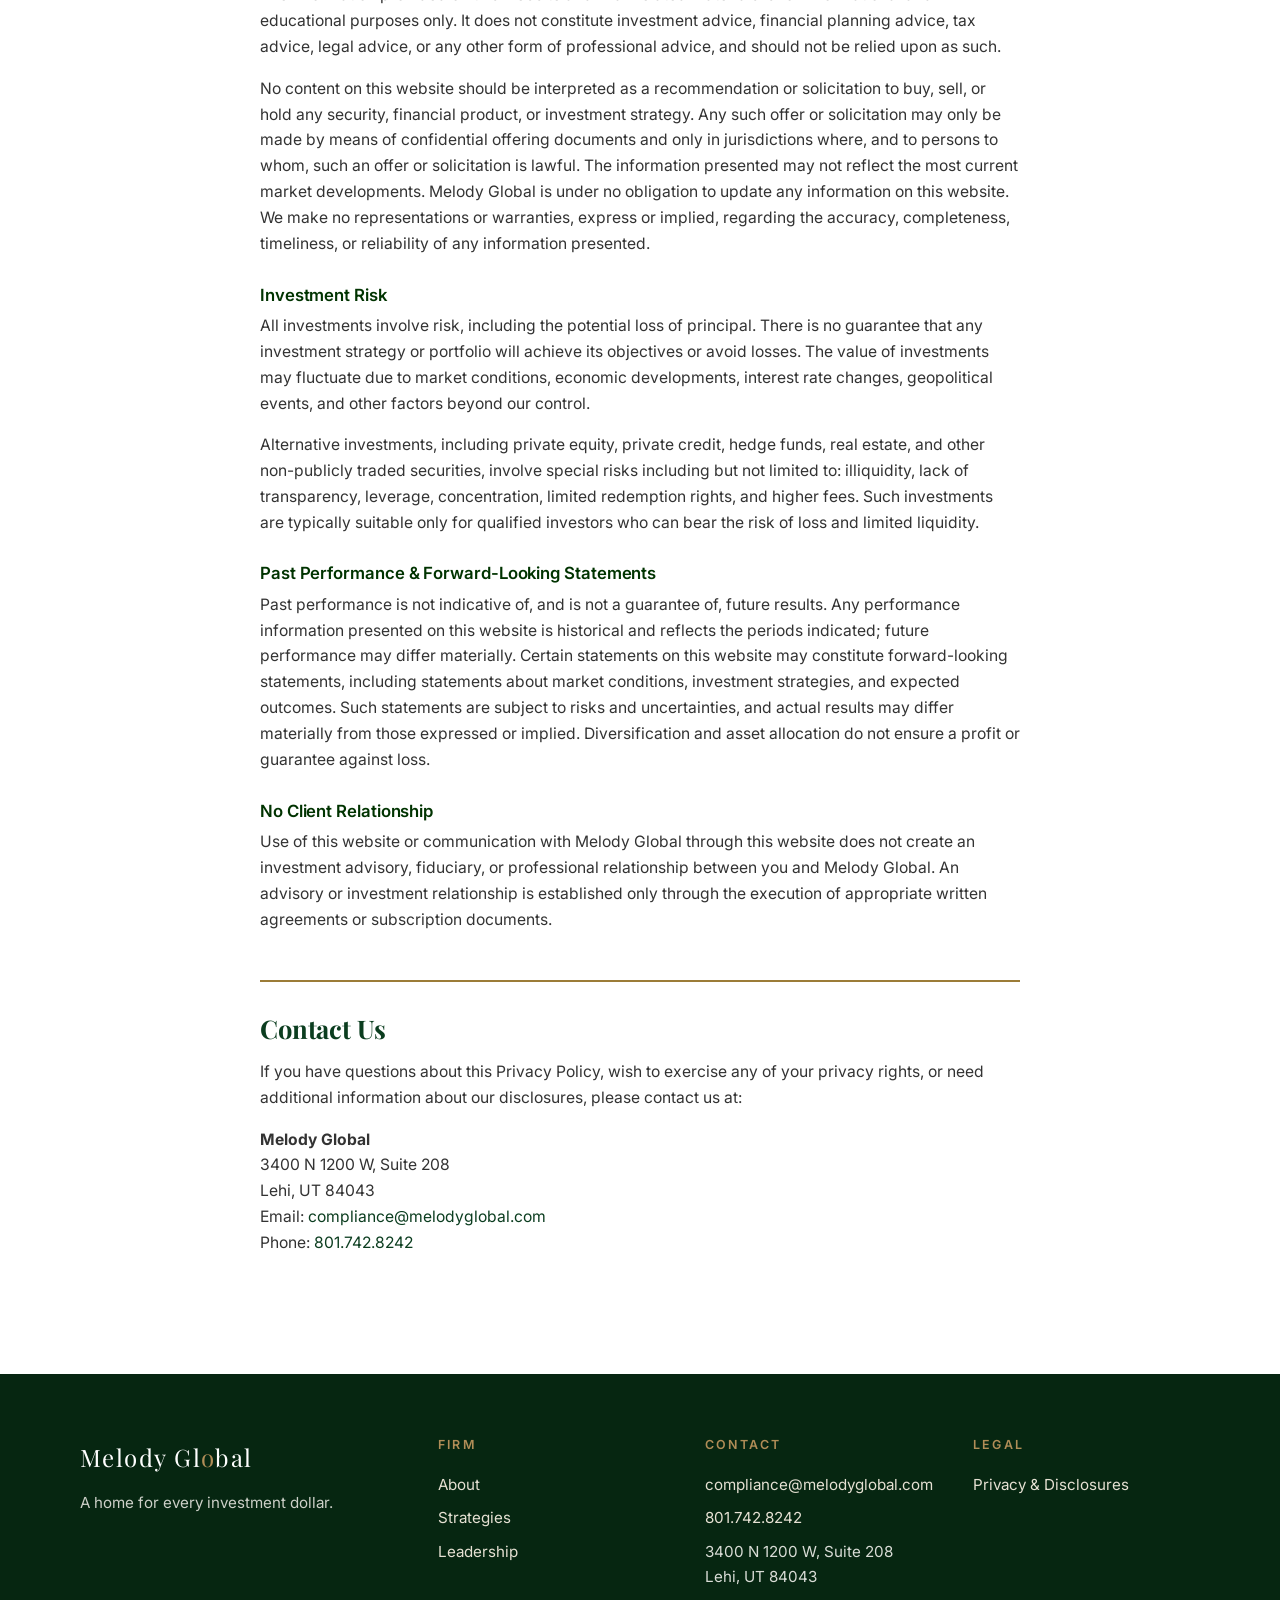
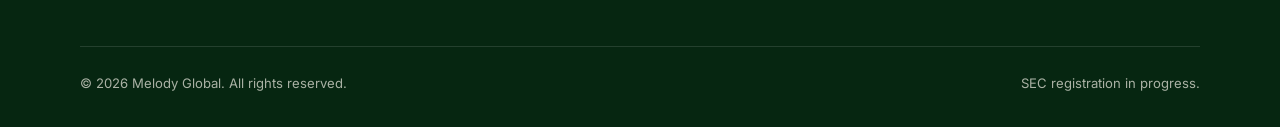
<file: disclosures.html>
<!doctype html>
<html lang="en">
<head>
<meta charset="utf-8">
<meta name="viewport" content="width=device-width, initial-scale=1">
<title>Privacy Policy &amp; Disclosures — Melody Global</title>
<meta name="description" content="Privacy policy, regulatory disclosures, and important investor information for Melody Global.">
<meta name="robots" content="noindex,follow">
<link rel="canonical" href="https://melodyglobal.com/disclosures.html">
<link rel="icon" type="image/svg+xml" href="assets/logo.svg">
<link rel="preconnect" href="https://fonts.googleapis.com">
<link rel="preconnect" href="https://fonts.gstatic.com" crossorigin>
<link href="https://fonts.googleapis.com/css2?family=Inter:wght@400;500;600;700&family=Playfair+Display:ital,wght@0,500;0,700;1,500;1,700&display=swap" rel="stylesheet">
<link rel="stylesheet" href="assets/styles.css">
<style>
  .legal h2 { padding-top: 2rem; border-top: 2px solid var(--accent, #9C7C38); margin-top: 3rem; }
  .legal h2:first-child { border-top: none; padding-top: 0; margin-top: 0; }
  .legal h3 { font-family: 'Inter', sans-serif; font-size: 1.05rem; font-weight: 600; color: var(--heading, #003300); margin: 1.8rem 0 0.5rem; }
  .legal ul { margin: 0 0 1rem 1.5rem; font-size: 0.98rem; color: #333; line-height: 1.8; }
  .legal li { margin-bottom: 0.4rem; }
  .legal .last-updated { font-size: 0.88rem; color: #888; margin-bottom: 2.5rem; }
</style>
</head>
<body>

<header class="site-header">
  <nav class="nav" aria-label="Primary">
    <a href="index.html" class="nav__brand" aria-label="Melody Global home"><img src="assets/logo.svg" alt="Melody Global"></a>
    <button class="nav__toggle" aria-label="Toggle menu" aria-expanded="false">
      <svg width="24" height="24" viewBox="0 0 24 24" fill="none" stroke="currentColor" stroke-width="2" stroke-linecap="round"><line x1="3" y1="6" x2="21" y2="6"/><line x1="3" y1="12" x2="21" y2="12"/><line x1="3" y1="18" x2="21" y2="18"/></svg>
    </button>
    <ul class="nav__links">
      <li><a href="index.html">Home</a></li>
      <li><a href="about.html">About</a></li>
      <li><a href="strategies.html">Strategies</a></li>
      <li><a href="team.html">Team</a></li>
      <li><a href="contact.html">Contact</a></li>
    </ul>
  </nav>
</header>

<main>

  <section class="page-header">
    <div class="container">
      <div class="page-header__inner">
        <p class="eyebrow">Legal</p>
        <h1>Privacy Policy &amp; Disclosures</h1>
        <p class="lead">The following privacy policy, regulatory disclosures, and disclaimers apply to the contents of this website and to any communications you may have with Melody Global. Please review carefully.</p>
      </div>
    </div>
  </section>

  <section>
    <div class="container">
      <div class="legal">

        <p class="last-updated">Last updated: July 2026</p>

        <!-- ════════════════════════════════════════ -->
        <!-- SECTION 1: PRIVACY POLICY              -->
        <!-- ════════════════════════════════════════ -->
        <h2>Privacy Policy</h2>
        <p>Melody Global ("Melody Global," "we," "us," or "our") is committed to protecting the privacy and security of the personal information entrusted to us. This Privacy Policy describes how we collect, use, disclose, and safeguard your personal information in connection with our website, services, and business operations.</p>

        <h3>Information We Collect</h3>
        <p>We may collect the following categories of personal information:</p>
        <ul>
          <li><strong>Identifiers:</strong> Name, postal address, email address, phone number, Social Security number, date of birth, driver's license number, and other government-issued identification numbers.</li>
          <li><strong>Financial information:</strong> Income, net worth, investment experience, account balances, tax information, employment information, and banking details.</li>
          <li><strong>Internet and electronic activity:</strong> IP address, browser type, operating system, referring URLs, pages visited, time spent on pages, and other website interaction data collected through cookies and similar technologies.</li>
          <li><strong>Professional or employment information:</strong> Employer name, job title, business address, and professional licenses or designations.</li>
          <li><strong>Characteristics of protected classifications:</strong> Age and marital status, to the extent required for financial planning and advisory services.</li>
          <li><strong>Inferences:</strong> Risk tolerance profiles, investment objectives, and financial planning preferences drawn from any of the above categories.</li>
        </ul>

        <h3>How We Collect Information</h3>
        <p>We collect personal information through the following means:</p>
        <ul>
          <li>Directly from you when you provide it to us (e.g., account applications, investor questionnaires, correspondence).</li>
          <li>Automatically when you visit our website through cookies, web beacons, and similar tracking technologies.</li>
          <li>From third-party sources, including custodians, broker-dealers, financial institutions, credit reporting agencies, and publicly available sources.</li>
        </ul>

        <h3>How We Use Your Information</h3>
        <p>We use personal information for the following purposes:</p>
        <ul>
          <li>To provide and manage investment advisory and related services.</li>
          <li>To process transactions and maintain your accounts.</li>
          <li>To communicate with you regarding your accounts, our services, and relevant market or regulatory developments.</li>
          <li>To comply with legal, regulatory, and compliance obligations, including anti-money laundering ("AML") and know-your-customer ("KYC") requirements.</li>
          <li>To detect, prevent, and respond to fraud, security threats, and other unlawful activity.</li>
          <li>To improve our website, services, and client experience.</li>
          <li>To fulfill any other purpose for which you provide your information or consent.</li>
        </ul>

        <h3>Information Sharing and Disclosure</h3>
        <p>We do not sell your personal information to third parties for their marketing purposes. We may share your personal information in the following limited circumstances:</p>
        <ul>
          <li><strong>Service providers:</strong> With third-party vendors and service providers who perform services on our behalf, including custodians, broker-dealers, prime brokers, fund administrators, technology providers, auditors, and legal counsel, subject to contractual obligations to protect your information.</li>
          <li><strong>Affiliated entities:</strong> With Melody Wealth and other affiliates for business purposes, subject to the same privacy protections described herein.</li>
          <li><strong>Legal and regulatory compliance:</strong> When required by law, regulation, subpoena, court order, or governmental inquiry, or when we believe in good faith that disclosure is necessary to protect our rights, your safety, or the safety of others.</li>
          <li><strong>Business transfers:</strong> In connection with a merger, acquisition, reorganization, or sale of assets, in which case your personal information may be transferred as part of the transaction.</li>
          <li><strong>With your consent:</strong> In any other situation where you have provided explicit consent to the disclosure.</li>
        </ul>

        <h3>Data Security</h3>
        <p>We implement commercially reasonable administrative, technical, and physical safeguards designed to protect your personal information against unauthorized access, disclosure, alteration, and destruction. These measures include encryption, access controls, firewalls, secure data storage, and employee training on data privacy and security. However, no method of transmission over the Internet or electronic storage is completely secure, and we cannot guarantee absolute security.</p>

        <h3>Data Retention</h3>
        <p>We retain personal information for as long as necessary to fulfill the purposes described in this Privacy Policy, comply with our legal and regulatory obligations (including SEC and state record-keeping requirements), resolve disputes, and enforce our agreements. When personal information is no longer required, we will securely delete or anonymize it in accordance with our data retention policies.</p>

        <h3>Cookies and Tracking Technologies</h3>
        <p>Our website may use cookies, web beacons, and similar technologies to enhance your browsing experience, analyze site traffic, and understand user behavior. You may control the use of cookies through your browser settings. Disabling cookies may limit certain features and functionality of our website.</p>
        <p>We may use third-party analytics services (such as Google Analytics) that collect, monitor, and analyze usage data. These third-party services have their own privacy policies governing the use of your information.</p>

        <h3>California Residents — CCPA/CPRA Notice</h3>
        <p>If you are a California resident, you have additional rights under the California Consumer Privacy Act of 2018, as amended by the California Privacy Rights Act of 2020 ("CCPA/CPRA"), subject to certain exceptions for financial institutions and information governed by the Gramm-Leach-Bliley Act ("GLBA").</p>
        <p>To the extent your personal information is not subject to a GLBA exemption, you may have the following rights:</p>
        <ul>
          <li><strong>Right to know:</strong> You may request that we disclose the categories and specific pieces of personal information we have collected about you, the categories of sources from which we collected it, the business or commercial purposes for collecting it, and the categories of third parties with whom we share it.</li>
          <li><strong>Right to delete:</strong> You may request that we delete the personal information we have collected about you, subject to certain legal exceptions.</li>
          <li><strong>Right to correct:</strong> You may request that we correct inaccurate personal information we maintain about you.</li>
          <li><strong>Right to opt out of sale or sharing:</strong> We do not sell your personal information. We do not share your personal information for cross-context behavioral advertising purposes.</li>
          <li><strong>Right to non-discrimination:</strong> We will not discriminate against you for exercising any of your CCPA/CPRA rights.</li>
        </ul>
        <p>To exercise any of these rights, please contact us using the information provided at the end of this policy. We will verify your identity before fulfilling your request.</p>

        <h3>Other State Privacy Laws</h3>
        <p>Residents of other states that have enacted consumer privacy legislation — including but not limited to Virginia (VCDPA), Colorado (CPA), Connecticut (CTDPA), Utah (UCPA), Texas (TDPSA), Oregon (OCPA), and Montana (MCDPA) — may have similar rights to access, correct, delete, and opt out of certain data processing activities. To exercise any applicable rights, please contact us using the information below.</p>

        <h3>International and EU/EEA Residents — GDPR</h3>
        <p>If you are located in the European Union, European Economic Area, or the United Kingdom, the General Data Protection Regulation ("GDPR") and applicable local data protection laws may apply to our processing of your personal data.</p>
        <p>We process your personal data on one or more of the following legal bases: contractual necessity, legal obligation, legitimate interests (provided those interests are not overridden by your data protection rights), and consent where you have given explicit consent for one or more specific purposes.</p>
        <p>Subject to applicable law, you may have the right to: access your personal data; rectify inaccurate data; request erasure ("right to be forgotten"); restrict processing; data portability; object to processing based on legitimate interests or direct marketing; withdraw consent at any time; and lodge a complaint with a supervisory authority in your jurisdiction.</p>
        <p>If we transfer your personal data outside of the EU/EEA or UK, we will ensure that appropriate safeguards are in place, such as Standard Contractual Clauses approved by the European Commission, to protect your personal data in accordance with applicable data protection law.</p>

        <h3>Third-Party Links</h3>
        <p>Our website may contain links to third-party websites, applications, or services that are not owned or controlled by Melody Global. We are not responsible for the privacy practices, content, or security of any third-party sites. We encourage you to review the privacy policies of any third-party sites you visit.</p>

        <h3>Children's Privacy</h3>
        <p>Our website and services are not directed to individuals under the age of 18. We do not knowingly collect personal information from children under 18. If we learn that we have collected personal information from a child under 18, we will take steps to delete such information promptly.</p>

        <h3>Changes to This Privacy Policy</h3>
        <p>We may update this Privacy Policy from time to time to reflect changes in our practices, services, legal requirements, or regulatory guidance. When we make material changes, we will update the "Last updated" date at the top of this page. We encourage you to review this page periodically.</p>

        <!-- ════════════════════════════════════════ -->
        <!-- SECTION 2: REGULATORY DISCLOSURE        -->
        <!-- ════════════════════════════════════════ -->
        <h2>Regulatory Disclosure</h2>
        <p>Melody Global is in the process of registering as an investment adviser with the U.S. Securities and Exchange Commission ("SEC"). Registration is pending and has not yet been granted. SEC registration does not imply a certain level of skill or training, nor does it constitute an endorsement of the firm by the SEC.</p>
        <p>Until registration is effective, Melody Global does not hold itself out as a registered investment adviser, and certain services and communications may be limited accordingly. Nothing on this website or in any Melody Global communication should be construed as an offer or solicitation to provide investment advisory services in any jurisdiction where Melody Global is not appropriately registered, exempt, or excluded from registration.</p>
        <p>Updated regulatory status, including a copy of Form ADV when filed, will be made available upon request. Melody Global is an affiliate of Melody Wealth. Melody Global and Melody Wealth are separately operated entities and maintain independent compliance programs.</p>

        <h3>Eligibility of Investors</h3>
        <p>Investment opportunities discussed on this website, where applicable, are generally available only to "accredited investors" as defined under Rule 501 of Regulation D under the U.S. Securities Act of 1933, "qualified purchasers" as defined under Section 2(a)(51) of the U.S. Investment Company Act of 1940, and/or "qualified clients" as defined under Rule 205-3 under the U.S. Investment Advisers Act of 1940, in each case where applicable. Investors must be able to bear the economic risks of investment, including the risk of total loss.</p>

        <h3>Fees and Compensation</h3>
        <p>Melody Global's fee schedule, billing practices, and any other forms of compensation will be fully described in our Form ADV and in the advisory or fund documentation provided to each client or investor. Fees may include asset-based fees, performance-based fees, management fees, or a combination thereof, depending on the nature and scope of services. Clients and investors should understand that fees reduce investment returns and that all fee arrangements will be clearly disclosed before any engagement begins.</p>

        <h3>Conflicts of Interest</h3>
        <p>Melody Global is committed to identifying, disclosing, and managing conflicts of interest. Potential conflicts may arise from our affiliation with Melody Wealth, referral arrangements, compensation structures, allocation of investment opportunities, or the recommendation of affiliated products or services. All material conflicts will be disclosed in our Form ADV and discussed with clients and investors as appropriate.</p>

        <h3>Confidentiality</h3>
        <p>The contents of this website are confidential and proprietary to Melody Global. Materials may not be reproduced, distributed, or transmitted to any third party without the prior written consent of Melody Global.</p>

        <h3>Jurisdiction</h3>
        <p>This website is intended for use by residents of the United States. Nothing on this website is directed at any person in any jurisdiction where, by reason of that person's nationality, residence, or otherwise, the publication or availability of this website is prohibited. Persons in respect of whom such prohibitions apply should not access this website.</p>

        <!-- ════════════════════════════════════════ -->
        <!-- SECTION 3: GENERAL DISCLAIMER           -->
        <!-- ════════════════════════════════════════ -->
        <h2>General Disclaimer</h2>
        <p>The information provided on this website and in all related materials is for informational and educational purposes only. It does not constitute investment advice, financial planning advice, tax advice, legal advice, or any other form of professional advice, and should not be relied upon as such.</p>
        <p>No content on this website should be interpreted as a recommendation or solicitation to buy, sell, or hold any security, financial product, or investment strategy. Any such offer or solicitation may only be made by means of confidential offering documents and only in jurisdictions where, and to persons to whom, such an offer or solicitation is lawful. The information presented may not reflect the most current market developments. Melody Global is under no obligation to update any information on this website. We make no representations or warranties, express or implied, regarding the accuracy, completeness, timeliness, or reliability of any information presented.</p>

        <h3>Investment Risk</h3>
        <p>All investments involve risk, including the potential loss of principal. There is no guarantee that any investment strategy or portfolio will achieve its objectives or avoid losses. The value of investments may fluctuate due to market conditions, economic developments, interest rate changes, geopolitical events, and other factors beyond our control.</p>
        <p>Alternative investments, including private equity, private credit, hedge funds, real estate, and other non-publicly traded securities, involve special risks including but not limited to: illiquidity, lack of transparency, leverage, concentration, limited redemption rights, and higher fees. Such investments are typically suitable only for qualified investors who can bear the risk of loss and limited liquidity.</p>

        <h3>Past Performance &amp; Forward-Looking Statements</h3>
        <p>Past performance is not indicative of, and is not a guarantee of, future results. Any performance information presented on this website is historical and reflects the periods indicated; future performance may differ materially. Certain statements on this website may constitute forward-looking statements, including statements about market conditions, investment strategies, and expected outcomes. Such statements are subject to risks and uncertainties, and actual results may differ materially from those expressed or implied. Diversification and asset allocation do not ensure a profit or guarantee against loss.</p>

        <h3>No Client Relationship</h3>
        <p>Use of this website or communication with Melody Global through this website does not create an investment advisory, fiduciary, or professional relationship between you and Melody Global. An advisory or investment relationship is established only through the execution of appropriate written agreements or subscription documents.</p>

        <!-- ════════════════════════════════════════ -->
        <!-- CONTACT                                 -->
        <!-- ════════════════════════════════════════ -->
        <h2>Contact Us</h2>
        <p>If you have questions about this Privacy Policy, wish to exercise any of your privacy rights, or need additional information about our disclosures, please contact us at:</p>
        <p>
          <strong>Melody Global</strong><br>
          3400 N 1200 W, Suite 208<br>
          Lehi, UT 84043<br>
          Email: <a href="mailto:compliance@melodyglobal.com">compliance@melodyglobal.com</a><br>
          Phone: <a href="tel:+18017428242">801.742.8242</a>
        </p>

      </div>
    </div>
  </section>

</main>

<footer class="site-footer">
  <div class="container">
    <div class="footer-grid">
      <div class="footer__brand">
        <p class="mark">Melody Gl<span>o</span>bal</p>
        <p>A home for every investment dollar.</p>
      </div>
      <div>
        <h4>Firm</h4>
        <ul>
          <li><a href="about.html">About</a></li>
          <li><a href="strategies.html">Strategies</a></li>
          <li><a href="team.html">Leadership</a></li>
        </ul>
      </div>
      <div>
        <h4>Contact</h4>
        <ul>
          <li><a href="mailto:compliance@melodyglobal.com">compliance@melodyglobal.com</a></li>
          <li><a href="tel:+18017428242">801.742.8242</a></li>
          <li>3400 N 1200 W, Suite 208<br>Lehi, UT 84043</li>
        </ul>
      </div>
      <div>
        <h4>Legal</h4>
        <ul>
          <li><a href="disclosures.html">Privacy &amp; Disclosures</a></li>
        </ul>
      </div>
    </div>
    <div class="footer-bottom">
      <span>&copy; 2026 Melody Global. All rights reserved.</span>
      <span>SEC registration in progress.</span>
    </div>
  </div>
</footer>

<script src="assets/main.js"></script>
</body>
</html>
</file>
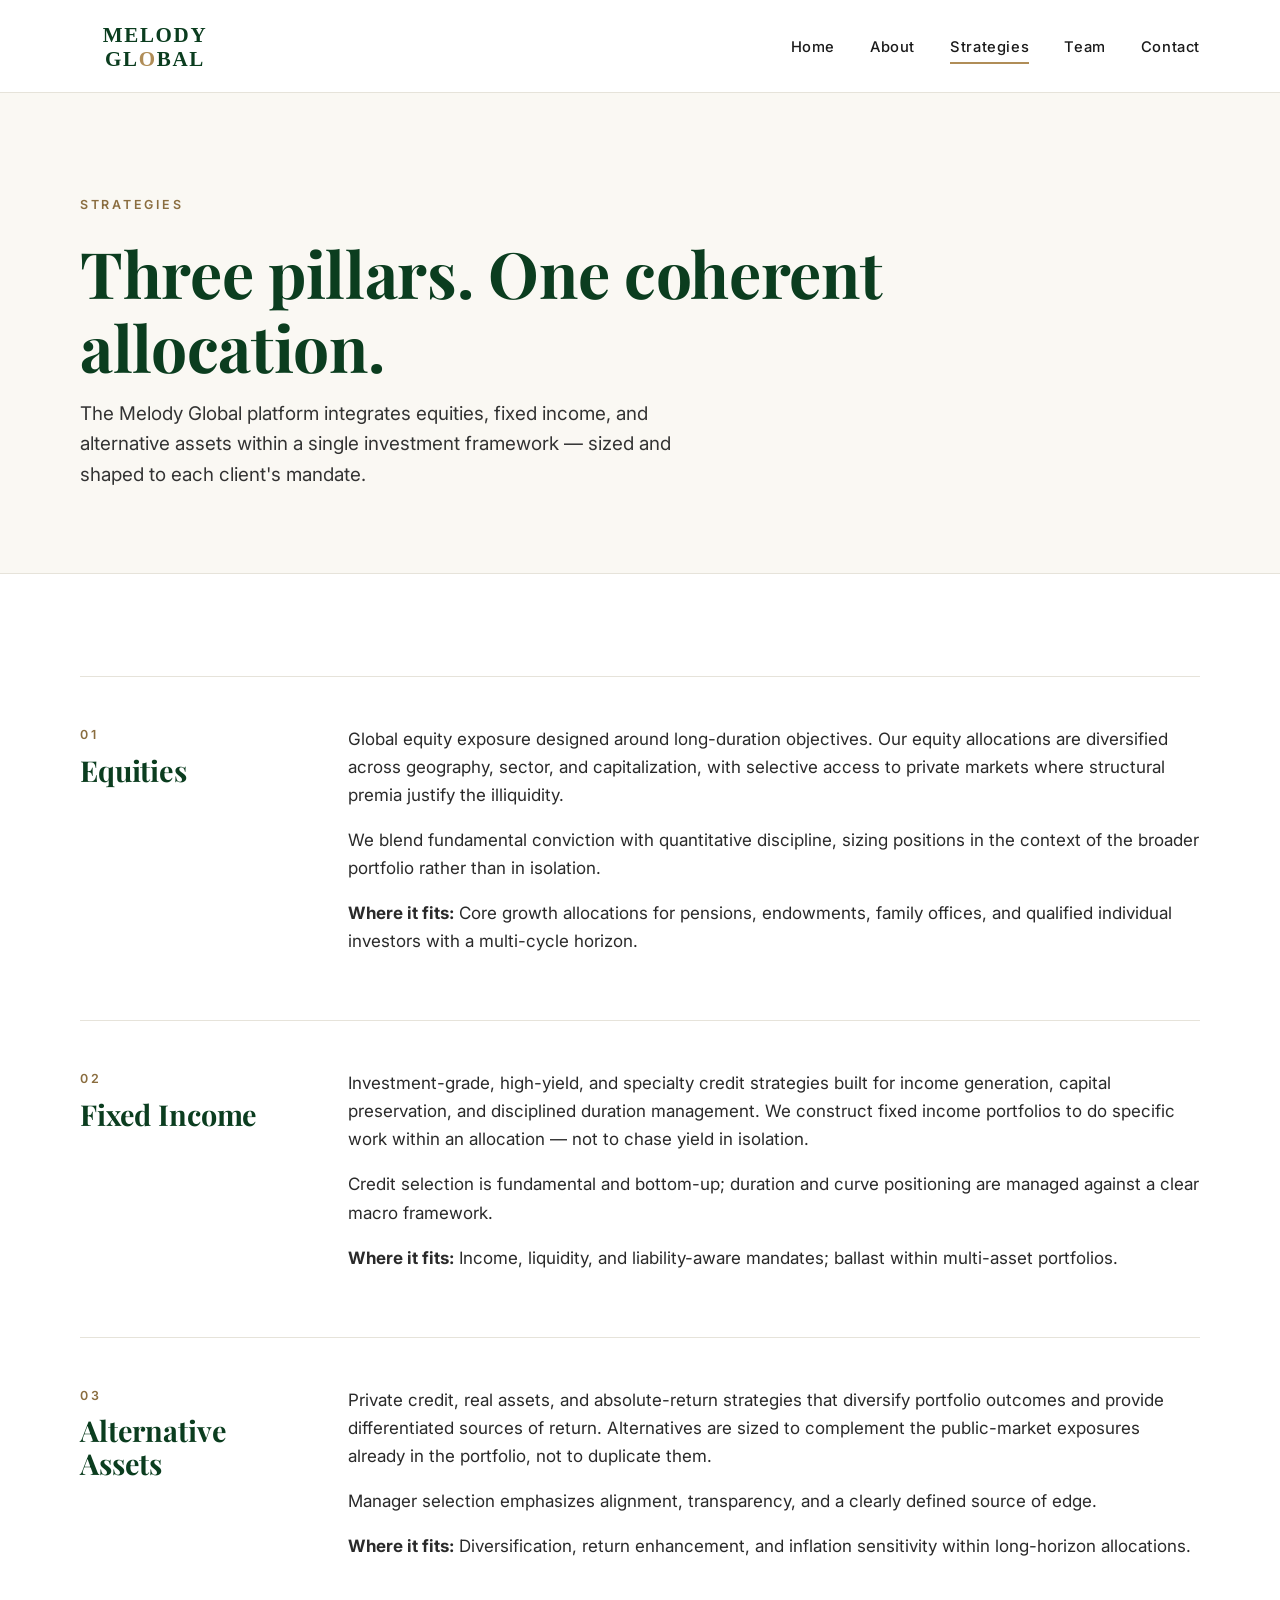
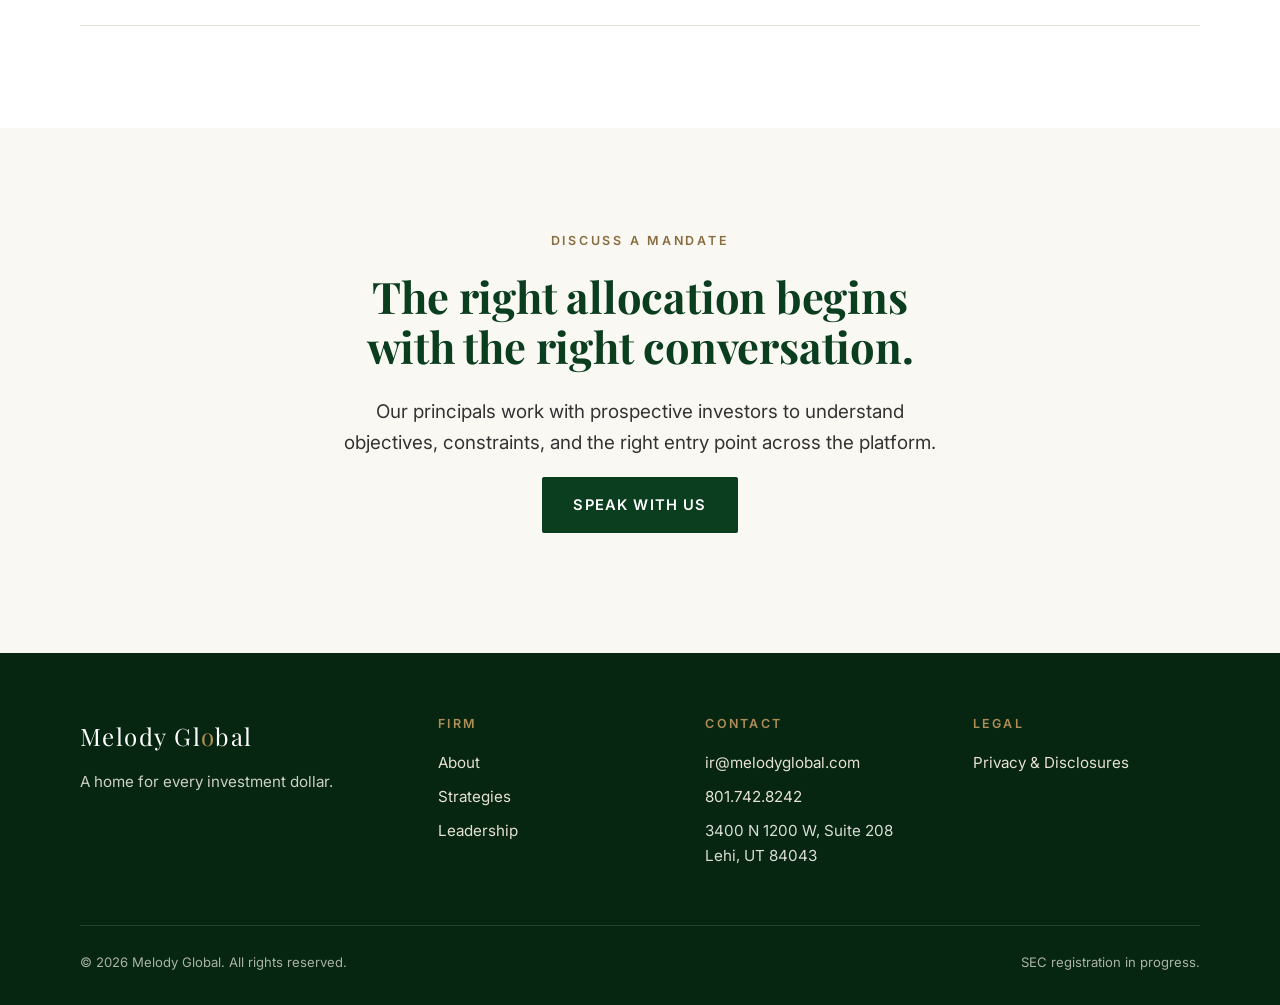
<file: strategies.html>
<!doctype html>
<html lang="en">
<head>
<meta charset="utf-8">
<meta name="viewport" content="width=device-width, initial-scale=1">
<title>Strategies — Melody Global</title>
<meta name="description" content="Melody Global's investment platform spans equities, fixed income, and alternative assets — integrated within a single allocation framework.">
<link rel="canonical" href="https://melodyglobal.com/strategies.html">
<link rel="icon" type="image/svg+xml" href="assets/logo.svg">
<link rel="preconnect" href="https://fonts.googleapis.com">
<link rel="preconnect" href="https://fonts.gstatic.com" crossorigin>
<link href="https://fonts.googleapis.com/css2?family=Inter:wght@400;500;600;700&family=Playfair+Display:ital,wght@0,500;0,700;1,500;1,700&display=swap" rel="stylesheet">
<link rel="stylesheet" href="assets/styles.css">
</head>
<body>

<header class="site-header">
  <nav class="nav" aria-label="Primary">
    <a href="index.html" class="nav__brand" aria-label="Melody Global home"><img src="assets/logo.svg" alt="Melody Global"></a>
    <button class="nav__toggle" aria-label="Toggle menu" aria-expanded="false">
      <svg width="24" height="24" viewBox="0 0 24 24" fill="none" stroke="currentColor" stroke-width="2" stroke-linecap="round"><line x1="3" y1="6" x2="21" y2="6"/><line x1="3" y1="12" x2="21" y2="12"/><line x1="3" y1="18" x2="21" y2="18"/></svg>
    </button>
    <ul class="nav__links">
      <li><a href="index.html">Home</a></li>
      <li><a href="about.html">About</a></li>
      <li><a href="strategies.html" class="active">Strategies</a></li>
      <li><a href="team.html">Team</a></li>
      <li><a href="contact.html">Contact</a></li>
    </ul>
  </nav>
</header>

<main>

  <section class="page-header">
    <div class="container">
      <div class="page-header__inner">
        <p class="eyebrow">Strategies</p>
        <h1>Three pillars. One coherent allocation.</h1>
        <p class="lead">The Melody Global platform integrates equities, fixed income, and alternative assets within a single investment framework — sized and shaped to each client's mandate.</p>
      </div>
    </div>
  </section>

  <section>
    <div class="container">

      <div class="strategy-row">
        <div class="strategy-row__label">
          <p class="eyebrow">01</p>
          <h2>Equities</h2>
        </div>
        <div>
          <p>Global equity exposure designed around long-duration objectives. Our equity allocations are diversified across geography, sector, and capitalization, with selective access to private markets where structural premia justify the illiquidity.</p>
          <p>We blend fundamental conviction with quantitative discipline, sizing positions in the context of the broader portfolio rather than in isolation.</p>
          <p><strong>Where it fits:</strong> Core growth allocations for pensions, endowments, family offices, and qualified individual investors with a multi-cycle horizon.</p>
        </div>
      </div>

      <div class="strategy-row">
        <div class="strategy-row__label">
          <p class="eyebrow">02</p>
          <h2>Fixed Income</h2>
        </div>
        <div>
          <p>Investment-grade, high-yield, and specialty credit strategies built for income generation, capital preservation, and disciplined duration management. We construct fixed income portfolios to do specific work within an allocation — not to chase yield in isolation.</p>
          <p>Credit selection is fundamental and bottom-up; duration and curve positioning are managed against a clear macro framework.</p>
          <p><strong>Where it fits:</strong> Income, liquidity, and liability-aware mandates; ballast within multi-asset portfolios.</p>
        </div>
      </div>

      <div class="strategy-row">
        <div class="strategy-row__label">
          <p class="eyebrow">03</p>
          <h2>Alternative Assets</h2>
        </div>
        <div>
          <p>Private credit, real assets, and absolute-return strategies that diversify portfolio outcomes and provide differentiated sources of return. Alternatives are sized to complement the public-market exposures already in the portfolio, not to duplicate them.</p>
          <p>Manager selection emphasizes alignment, transparency, and a clearly defined source of edge.</p>
          <p><strong>Where it fits:</strong> Diversification, return enhancement, and inflation sensitivity within long-horizon allocations.</p>
        </div>
      </div>

    </div>
  </section>

  <section style="background:var(--paper);">
    <div class="container" style="text-align:center; max-width:680px;">
      <p class="eyebrow">Discuss a Mandate</p>
      <h2>The right allocation begins with the right conversation.</h2>
      <p class="lead">Our principals work with prospective investors to understand objectives, constraints, and the right entry point across the platform.</p>
      <p><a class="btn btn-primary" href="contact.html">Speak With Us</a></p>
    </div>
  </section>

</main>

<footer class="site-footer">
  <div class="container">
    <div class="footer-grid">
      <div class="footer__brand">
        <p class="mark">Melody Gl<span>o</span>bal</p>
        <p>A home for every investment dollar.</p>
      </div>
      <div>
        <h4>Firm</h4>
        <ul>
          <li><a href="about.html">About</a></li>
          <li><a href="strategies.html">Strategies</a></li>
          <li><a href="team.html">Leadership</a></li>
        </ul>
      </div>
      <div>
        <h4>Contact</h4>
        <ul>
          <li><a href="mailto:ir@melodyglobal.com">ir@melodyglobal.com</a></li>
          <li><a href="tel:+18017428242">801.742.8242</a></li>
          <li>3400 N 1200 W, Suite 208<br>Lehi, UT 84043</li>
        </ul>
      </div>
      <div>
        <h4>Legal</h4>
        <ul>
          <li><a href="disclosures.html">Privacy & Disclosures</a></li>
        </ul>
      </div>
    </div>
    <div class="footer-bottom">
      <span>© 2026 Melody Global. All rights reserved.</span>
      <span>SEC registration in progress.</span>
    </div>
  </div>
</footer>

<script src="assets/main.js"></script>
</body>
</html>
</file>
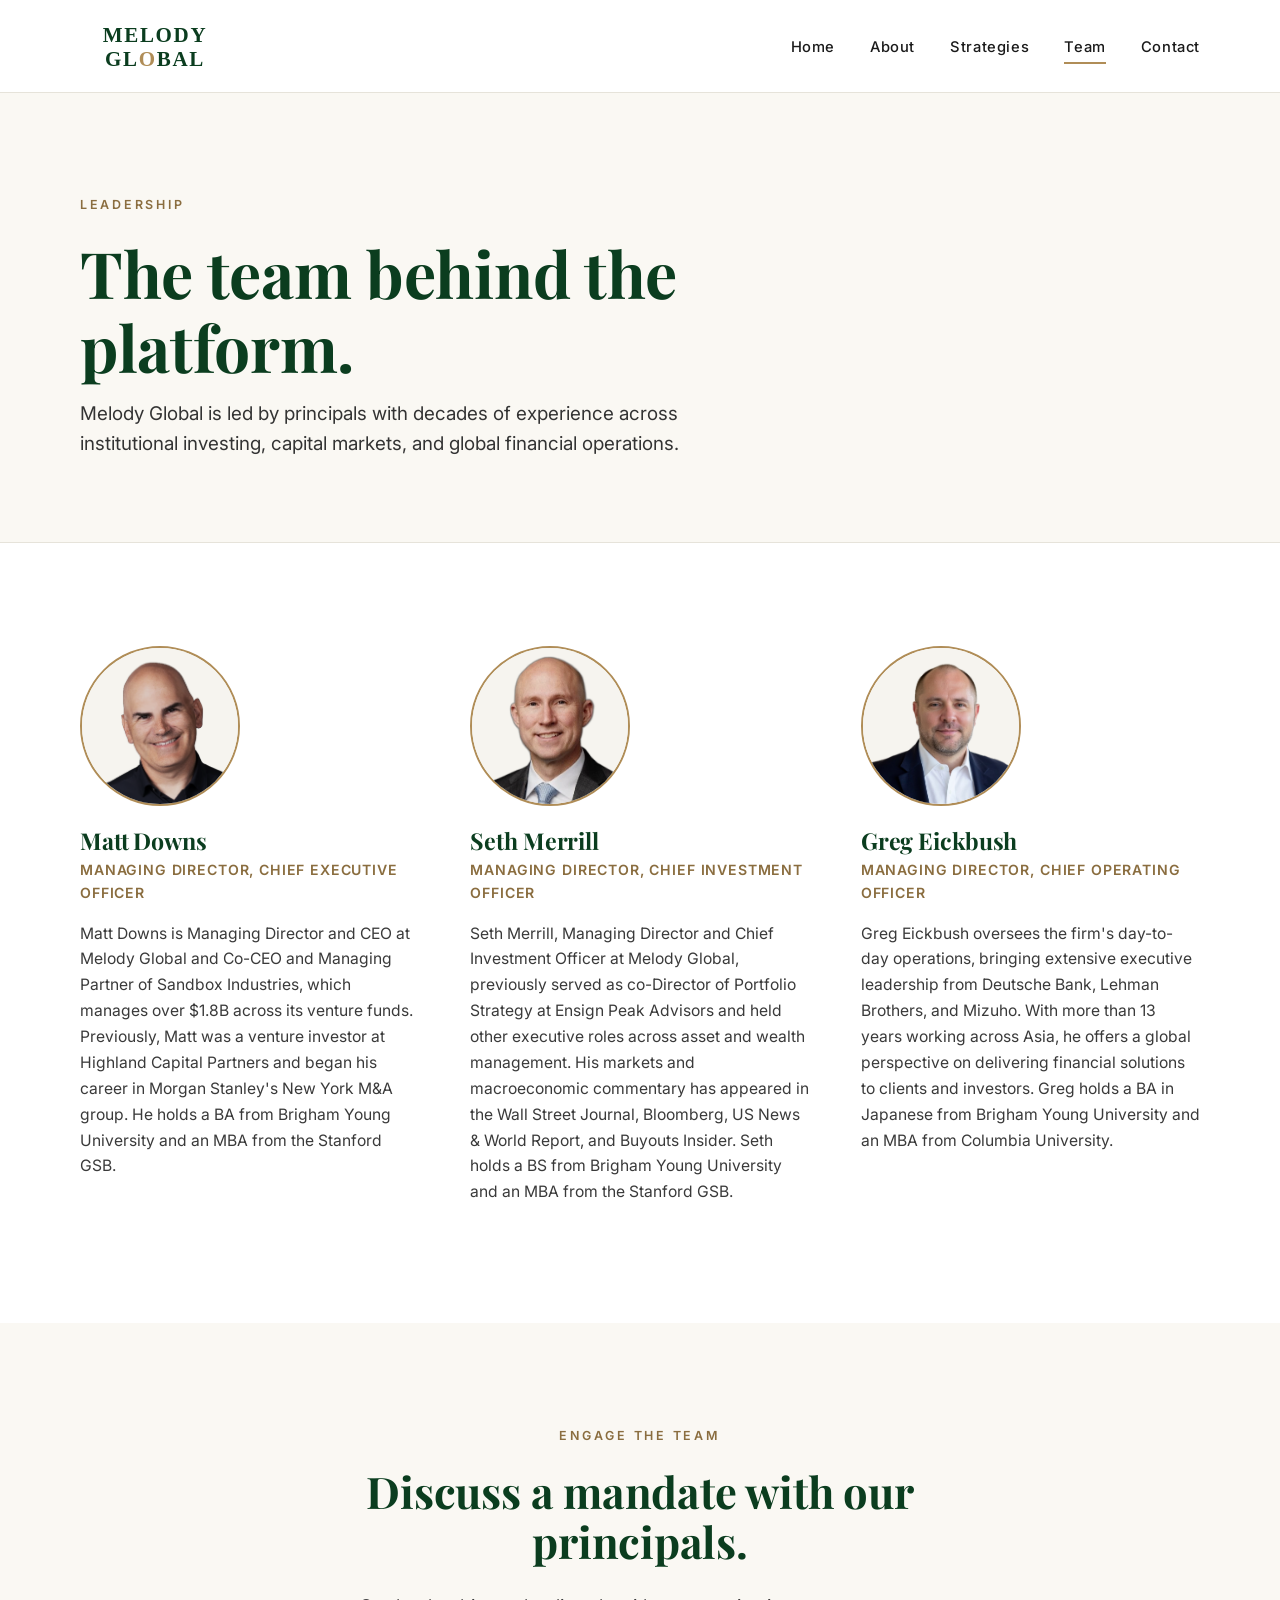
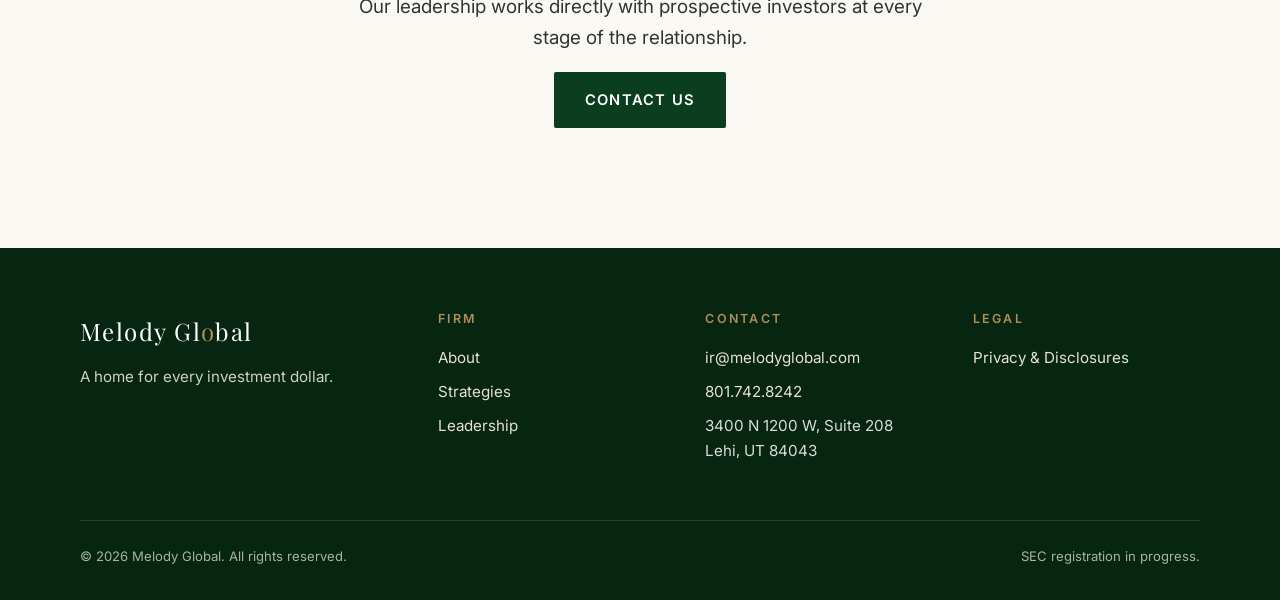
<file: team.html>
<!doctype html>
<html lang="en">
<head>
<meta charset="utf-8">
<meta name="viewport" content="width=device-width, initial-scale=1">
<title>Leadership — Melody Global</title>
<meta name="description" content="The leadership team behind Melody Global — institutional investing, capital markets, and global operations experience.">
<link rel="canonical" href="https://melodyglobal.com/team.html">
<link rel="icon" type="image/svg+xml" href="assets/logo.svg">
<link rel="preconnect" href="https://fonts.googleapis.com">
<link rel="preconnect" href="https://fonts.gstatic.com" crossorigin>
<link href="https://fonts.googleapis.com/css2?family=Inter:wght@400;500;600;700&family=Playfair+Display:ital,wght@0,500;0,700;1,500;1,700&display=swap" rel="stylesheet">
<link rel="stylesheet" href="assets/styles.css">
</head>
<body>

<header class="site-header">
  <nav class="nav" aria-label="Primary">
    <a href="index.html" class="nav__brand" aria-label="Melody Global home"><img src="assets/logo.svg" alt="Melody Global"></a>
    <button class="nav__toggle" aria-label="Toggle menu" aria-expanded="false">
      <svg width="24" height="24" viewBox="0 0 24 24" fill="none" stroke="currentColor" stroke-width="2" stroke-linecap="round"><line x1="3" y1="6" x2="21" y2="6"/><line x1="3" y1="12" x2="21" y2="12"/><line x1="3" y1="18" x2="21" y2="18"/></svg>
    </button>
    <ul class="nav__links">
      <li><a href="index.html">Home</a></li>
      <li><a href="about.html">About</a></li>
      <li><a href="strategies.html">Strategies</a></li>
      <li><a href="team.html" class="active">Team</a></li>
      <li><a href="contact.html">Contact</a></li>
    </ul>
  </nav>
</header>

<main>

  <section class="page-header">
    <div class="container">
      <div class="page-header__inner">
        <p class="eyebrow">Leadership</p>
        <h1>The team behind the platform.</h1>
        <p class="lead">Melody Global is led by principals with decades of experience across institutional investing, capital markets, and global financial operations.</p>
      </div>
    </div>
  </section>

  <section>
    <div class="container">
      <div class="team-grid">

        <article class="member">
          <div class="avatar"><img src="assets/matt-downs.png" alt="Matt Downs"></div>
          <h3>Matt Downs</h3>
          <p class="member__role">Managing Director, Chief Executive Officer</p>
          <p class="member__bio">Matt Downs is Managing Director and CEO at Melody Global and Co-CEO and Managing Partner of Sandbox Industries, which manages over $1.8B across its venture funds. Previously, Matt was a venture investor at Highland Capital Partners and began his career in Morgan Stanley's New York M&amp;A group. He holds a BA from Brigham Young University and an MBA from the Stanford GSB.</p>
        </article>

        <article class="member">
          <div class="avatar"><img src="assets/seth-merrill.png" alt="Seth Merrill"></div>
          <h3>Seth Merrill</h3>
          <p class="member__role">Managing Director, Chief Investment Officer</p>
          <p class="member__bio">Seth Merrill, Managing Director and Chief Investment Officer at Melody Global, previously served as co-Director of Portfolio Strategy at Ensign Peak Advisors and held other executive roles across asset and wealth management. His markets and macroeconomic commentary has appeared in the Wall Street Journal, Bloomberg, US News &amp; World Report, and Buyouts Insider. Seth holds a BS from Brigham Young University and an MBA from the Stanford GSB.</p>
        </article>

        <article class="member">
          <div class="avatar"><img src="assets/greg.e.png" alt="Greg Eickbush"></div>
          <h3>Greg Eickbush</h3>
          <p class="member__role">Managing Director, Chief Operating Officer</p>
          <p class="member__bio">Greg Eickbush oversees the firm's day-to-day operations, bringing extensive executive leadership from Deutsche Bank, Lehman Brothers, and Mizuho. With more than 13 years working across Asia, he offers a global perspective on delivering financial solutions to clients and investors. Greg holds a BA in Japanese from Brigham Young University and an MBA from Columbia University.</p>
        </article>

      </div>
    </div>
  </section>

  <section style="background:var(--paper);">
    <div class="container" style="text-align:center; max-width:680px;">
      <p class="eyebrow">Engage the Team</p>
      <h2>Discuss a mandate with our principals.</h2>
      <p class="lead">Our leadership works directly with prospective investors at every stage of the relationship.</p>
      <p><a class="btn btn-primary" href="contact.html">Contact Us</a></p>
    </div>
  </section>

</main>

<footer class="site-footer">
  <div class="container">
    <div class="footer-grid">
      <div class="footer__brand">
        <p class="mark">Melody Gl<span>o</span>bal</p>
        <p>A home for every investment dollar.</p>
      </div>
      <div>
        <h4>Firm</h4>
        <ul>
          <li><a href="about.html">About</a></li>
          <li><a href="strategies.html">Strategies</a></li>
          <li><a href="team.html">Leadership</a></li>
        </ul>
      </div>
      <div>
        <h4>Contact</h4>
        <ul>
          <li><a href="mailto:ir@melodyglobal.com">ir@melodyglobal.com</a></li>
          <li><a href="tel:+18017428242">801.742.8242</a></li>
          <li>3400 N 1200 W, Suite 208<br>Lehi, UT 84043</li>
        </ul>
      </div>
      <div>
        <h4>Legal</h4>
        <ul>
          <li><a href="disclosures.html">Privacy & Disclosures</a></li>
        </ul>
      </div>
    </div>
    <div class="footer-bottom">
      <span>© 2026 Melody Global. All rights reserved.</span>
      <span>SEC registration in progress.</span>
    </div>
  </div>
</footer>

<script src="assets/main.js"></script>
</body>
</html>
</file>
<file: assets/styles.css>
/* ============================================================
   Melody Global — Brand Stylesheet
   Palette: deep forest green primary, gold accent, warm white.
   ============================================================ */

:root {
  --green: #0B3D1F;
  --green-dark: #062611;
  --green-soft: #f3f6f1;
  --gold: #B08D57;
  --gold-dark: #8a6d3f;
  --ink: #1a1a1a;
  --muted: #6b6b6b;
  --line: #e6e3da;
  --paper: #faf8f3;
  --white: #ffffff;

  --serif: 'Playfair Display', 'Didot', 'Bodoni 72', Georgia, serif;
  --sans: 'Inter', -apple-system, BlinkMacSystemFont, 'Segoe UI', Helvetica, Arial, sans-serif;

  --max: 1200px;
  --gutter: clamp(1.25rem, 4vw, 2.5rem);
}

/* ---------- Reset ---------- */
*, *::before, *::after { box-sizing: border-box; }
html { scroll-behavior: smooth; }
body {
  margin: 0;
  font-family: var(--sans);
  font-size: 17px;
  line-height: 1.65;
  color: var(--ink);
  background: var(--white);
  -webkit-font-smoothing: antialiased;
  -moz-osx-font-smoothing: grayscale;
}
img, svg { max-width: 100%; height: auto; display: block; }
a { color: var(--green); text-decoration: none; transition: color .2s ease; }
a:hover { color: var(--gold); }

/* ---------- Typography ---------- */
h1, h2, h3, h4 {
  font-family: var(--serif);
  color: var(--green);
  font-weight: 700;
  line-height: 1.15;
  letter-spacing: -0.005em;
  margin: 0 0 0.6em;
}
h1 { font-size: clamp(2.4rem, 5vw, 4rem); }
h2 { font-size: clamp(1.9rem, 3.4vw, 2.8rem); }
h3 { font-size: 1.45rem; }
h4 { font-size: 1.1rem; letter-spacing: 0.04em; text-transform: uppercase; font-family: var(--sans); font-weight: 600; color: var(--gold-dark); }
p { margin: 0 0 1em; color: #2a2a2a; }
.lead { font-size: 1.18rem; color: #333; line-height: 1.6; }
.eyebrow {
  font-family: var(--sans);
  font-size: 0.78rem;
  letter-spacing: 0.22em;
  text-transform: uppercase;
  color: var(--gold-dark);
  font-weight: 600;
  margin: 0 0 1.25rem;
}

/* ---------- Layout ---------- */
.container { max-width: var(--max); margin: 0 auto; padding: 0 var(--gutter); }
section { padding: clamp(4rem, 8vw, 6.5rem) 0; }
.section-tight { padding: clamp(3rem, 5vw, 4.5rem) 0; }
.divider { height: 1px; background: var(--line); margin: 0; }

/* ---------- Header / Nav ---------- */
.site-header {
  position: sticky;
  top: 0;
  z-index: 50;
  background: rgba(255,255,255,0.96);
  backdrop-filter: saturate(180%) blur(8px);
  border-bottom: 1px solid var(--line);
}
.nav {
  display: flex;
  align-items: center;
  justify-content: space-between;
  padding: 1rem var(--gutter);
  max-width: var(--max);
  margin: 0 auto;
}
.nav__brand img { width: 150px; }
.nav__links {
  display: flex;
  gap: 2.2rem;
  list-style: none;
  margin: 0; padding: 0;
}
.nav__links a {
  font-family: var(--sans);
  font-size: 0.92rem;
  font-weight: 500;
  letter-spacing: 0.04em;
  color: var(--ink);
  position: relative;
}
.nav__links a:hover { color: var(--green); }
.nav__links a.active::after {
  content: ""; position: absolute; left: 0; right: 0; bottom: -8px;
  height: 2px; background: var(--gold);
}
.nav__toggle {
  display: none;
  background: none; border: 0; cursor: pointer;
  padding: 0.5rem; color: var(--green);
}

/* ---------- Hero ---------- */
.hero {
  position: relative;
  padding: clamp(5rem, 11vw, 9rem) 0 clamp(4rem, 8vw, 7rem);
  background:
    radial-gradient(ellipse at 80% 0%, rgba(176,141,87,0.10), transparent 55%),
    linear-gradient(180deg, var(--paper) 0%, #ffffff 100%);
  overflow: hidden;
}
.hero__inner {
  max-width: 880px;
  margin: 0 auto;
  text-align: center;
  position: relative;
  z-index: 1;
}
.hero h1 {
  font-size: clamp(2.6rem, 6vw, 4.6rem);
  margin-bottom: 1.2rem;
}
.hero h1 .accent { color: var(--gold); font-style: italic; }
.hero .lead { font-size: 1.25rem; color: #444; max-width: 640px; margin: 0 auto 2.2rem; }
.hero__rule {
  width: 60px; height: 2px; background: var(--gold);
  margin: 0 auto 2rem;
}

/* ---------- Buttons ---------- */
.btn {
  display: inline-block;
  font-family: var(--sans);
  font-size: 0.92rem;
  letter-spacing: 0.08em;
  text-transform: uppercase;
  font-weight: 600;
  padding: 0.95rem 1.9rem;
  border-radius: 2px;
  transition: all 0.2s ease;
  cursor: pointer;
  border: 1px solid transparent;
}
.btn-primary { background: var(--green); color: #fff; }
.btn-primary:hover { background: var(--green-dark); color: #fff; }
.btn-ghost {
  background: transparent; color: var(--green);
  border-color: var(--green);
}
.btn-ghost:hover { background: var(--green); color: #fff; }
.btn-group { display: inline-flex; gap: 0.9rem; flex-wrap: wrap; justify-content: center; }

/* ---------- Page Header (non-hero pages) ---------- */
.page-header {
  background: var(--paper);
  padding: clamp(4.5rem, 8vw, 7rem) 0 clamp(3rem, 5vw, 4.5rem);
  border-bottom: 1px solid var(--line);
}
.page-header__inner { max-width: 820px; }
.page-header h1 { margin-bottom: 1rem; }
.page-header .lead { max-width: 640px; }

/* ---------- Two column ---------- */
.two-col {
  display: grid;
  grid-template-columns: 1fr 1fr;
  gap: clamp(2rem, 5vw, 4.5rem);
  align-items: start;
}
@media (max-width: 820px) { .two-col { grid-template-columns: 1fr; } }

/* ---------- Strategy / Feature cards ---------- */
.cards {
  display: grid;
  grid-template-columns: repeat(3, 1fr);
  gap: 1.5rem;
}
@media (max-width: 880px) { .cards { grid-template-columns: 1fr; } }
.card {
  background: #fff;
  border: 1px solid var(--line);
  padding: 2.2rem 2rem;
  transition: transform .25s ease, box-shadow .25s ease, border-color .25s ease;
  position: relative;
}
.card:hover {
  transform: translateY(-3px);
  border-color: var(--gold);
  box-shadow: 0 10px 30px -15px rgba(11,61,31,0.18);
}
.card__num {
  font-family: var(--serif);
  font-size: 0.95rem;
  color: var(--gold);
  letter-spacing: 0.08em;
}
.card h3 { margin: 0.8rem 0 0.7rem; }
.card p { color: #444; margin: 0; }

/* ---------- Audience grid ---------- */
.audience {
  display: grid;
  grid-template-columns: repeat(auto-fit, minmax(190px, 1fr));
  gap: 0;
  border-top: 1px solid var(--line);
  border-left: 1px solid var(--line);
}
.audience__item {
  padding: 2rem 1.5rem;
  border-right: 1px solid var(--line);
  border-bottom: 1px solid var(--line);
  background: #fff;
}
.audience__item h4 { color: var(--green); margin: 0 0 0.4rem; font-size: 1rem; }
.audience__item p { color: var(--muted); font-size: 0.95rem; margin: 0; }

/* ---------- Team ---------- */
.team-grid {
  display: grid;
  grid-template-columns: repeat(3, 1fr);
  gap: clamp(2rem, 4vw, 3.5rem);
}
@media (max-width: 900px) { .team-grid { grid-template-columns: 1fr; max-width: 540px; margin: 0 auto; } }

.member { text-align: left; }
.avatar {
  width: 160px;
  height: 160px;
  border-radius: 50%;
  display: flex;
  align-items: center;
  justify-content: center;
  font-family: var(--serif);
  font-size: 2.6rem;
  color: var(--green);
  background: var(--green-soft);
  border: 2px solid var(--gold);
  margin-bottom: 1.4rem;
  letter-spacing: 0.02em;
  overflow: hidden;
}
.avatar img {
  width: 100%;
  height: 100%;
  object-fit: cover;
  display: block;
}
.member h3 { margin: 0 0 0.2rem; }
.member__role {
  font-family: var(--sans);
  font-size: 0.88rem;
  color: var(--gold-dark);
  letter-spacing: 0.06em;
  text-transform: uppercase;
  font-weight: 600;
  margin: 0 0 1rem;
}
.member__bio { color: #3a3a3a; font-size: 0.98rem; line-height: 1.65; }

/* ---------- Strategy detail ---------- */
.strategy-row {
  display: grid;
  grid-template-columns: 220px 1fr;
  gap: 3rem;
  padding: 3rem 0;
  border-top: 1px solid var(--line);
  align-items: start;
}
.strategy-row:last-of-type { border-bottom: 1px solid var(--line); }
@media (max-width: 820px) {
  .strategy-row { grid-template-columns: 1fr; gap: 0.5rem; padding: 2rem 0; }
}
.strategy-row__label .eyebrow { margin-bottom: 0.5rem; }
.strategy-row__label h2 { font-size: 1.8rem; margin: 0; }

/* ---------- Contact ---------- */
.contact-grid {
  display: grid;
  grid-template-columns: 1fr 1fr;
  gap: clamp(2rem, 5vw, 4.5rem);
  align-items: start;
}
@media (max-width: 820px) { .contact-grid { grid-template-columns: 1fr; } }
.contact-info dt {
  font-family: var(--sans);
  font-size: 0.78rem;
  letter-spacing: 0.18em;
  text-transform: uppercase;
  color: var(--gold-dark);
  font-weight: 600;
  margin-top: 1.6rem;
}
.contact-info dt:first-child { margin-top: 0; }
.contact-info dd { margin: 0.35rem 0 0; font-size: 1.08rem; color: var(--ink); line-height: 1.6; }
.contact-info a { color: var(--green); }

.form-grid { display: grid; gap: 1.1rem; }
.form-grid label {
  display: block;
  font-size: 0.78rem;
  letter-spacing: 0.14em;
  text-transform: uppercase;
  color: var(--muted);
  font-weight: 600;
  margin-bottom: 0.35rem;
}
.form-grid input, .form-grid select, .form-grid textarea {
  width: 100%;
  padding: 0.85rem 1rem;
  font-family: var(--sans);
  font-size: 1rem;
  color: var(--ink);
  background: #fff;
  border: 1px solid var(--line);
  border-radius: 2px;
  transition: border-color .2s ease;
}
.form-grid input:focus, .form-grid select:focus, .form-grid textarea:focus {
  outline: none; border-color: var(--green);
}
.form-grid textarea { min-height: 140px; resize: vertical; }

/* ---------- Footer ---------- */
.site-footer {
  background: var(--green-dark);
  color: #d9dcd6;
  padding: 4rem 0 2rem;
  margin-top: 0;
}
.site-footer a { color: #e6e1d3; }
.site-footer a:hover { color: var(--gold); }
.footer-grid {
  display: grid;
  grid-template-columns: 1.4fr 1fr 1fr 1fr;
  gap: 2.5rem;
}
@media (max-width: 820px) { .footer-grid { grid-template-columns: 1fr 1fr; } }
@media (max-width: 520px) { .footer-grid { grid-template-columns: 1fr; } }
.footer-grid h4 {
  color: var(--gold);
  font-family: var(--sans);
  font-size: 0.78rem;
  letter-spacing: 0.18em;
  text-transform: uppercase;
  margin: 0 0 1.2rem;
}
.footer-grid ul { list-style: none; margin: 0; padding: 0; }
.footer-grid li { margin: 0.55rem 0; font-size: 0.95rem; }
.footer-grid p { color: #cdd0c8; font-size: 0.95rem; }
.footer__brand .mark {
  font-family: var(--serif);
  font-size: 1.5rem;
  color: #fff;
  letter-spacing: 0.06em;
  margin: 0 0 0.8rem;
}
.footer__brand .mark span { color: var(--gold); }
.footer-bottom {
  border-top: 1px solid rgba(255,255,255,0.12);
  margin-top: 3rem;
  padding-top: 1.6rem;
  display: flex; justify-content: space-between; flex-wrap: wrap; gap: 1rem;
  font-size: 0.82rem; color: #aab2a5;
}

/* ---------- Disclosures page ---------- */
.legal { max-width: 760px; margin: 0 auto; }
.legal h2 { font-size: 1.6rem; margin-top: 2.5rem; }
.legal h2:first-child { margin-top: 0; }
.legal p { color: #333; font-size: 0.98rem; }

/* ---------- Mobile nav ---------- */
@media (max-width: 760px) {
  .nav__toggle { display: block; }
  .nav__links {
    position: absolute;
    top: 100%; left: 0; right: 0;
    flex-direction: column;
    gap: 0;
    background: #fff;
    border-bottom: 1px solid var(--line);
    padding: 0.5rem 0;
    display: none;
  }
  .nav__links.open { display: flex; }
  .nav__links li { padding: 0.6rem var(--gutter); border-top: 1px solid var(--line); }
  .nav__links a.active::after { display: none; }
}
</file>
